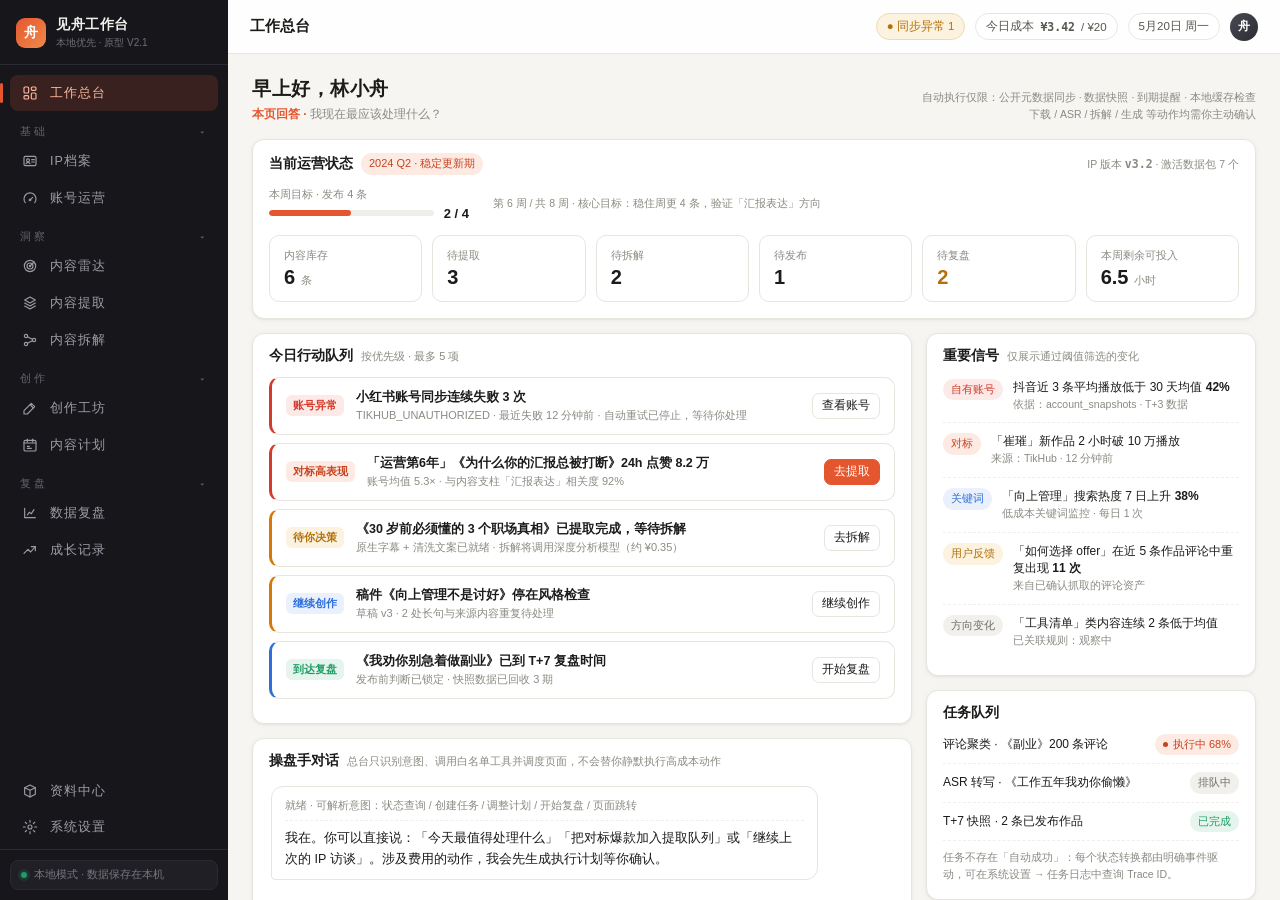
<file: docs/原型_v2.1.html>
<!DOCTYPE html>
<html lang="zh-CN">
<head>
<meta charset="UTF-8">
<meta name="viewport" content="width=device-width, initial-scale=1.0">
<title>见舟 · 自媒体运营工作台 · 产品原型 V2.1</title>
<style>
/* ============ 设计令牌 ============ */
*{margin:0;padding:0;box-sizing:border-box}
:root{
  --bg:#F6F5F2; --surface:#FFFFFF; --ink:#1C1B1A; --ink2:#57564F; --ink3:#8B8A82;
  --line:#E8E5DF; --line2:#F0EEE9;
  --pri:#E4572E; --pri-d:#C7431F; --pri-soft:#FCEAE3; --pri-line:#F5CDBD;
  --ok:#1F9D66; --ok-soft:#E5F4EC; --warn:#B4710B; --warn-soft:#FBF2DF;
  --err:#D33A2C; --err-soft:#FBEAE7; --info:#2E6FDB; --info-soft:#EAF1FC;
  --vio:#6E56CF; --vio-soft:#F0EDFB; --neu-soft:#F1F0EC; --neu:#6F6E66;
  --sb:#17171B; --sb2:#1F1F25; --sb-t:#9C9CA6; --sb-line:#2A2A32;
  --r:12px; --r-sm:9px;
  --shadow:0 1px 2px rgba(28,25,23,.05),0 1px 6px rgba(28,25,23,.04);
}
html,body{height:100%}
body{font-family:-apple-system,BlinkMacSystemFont,"PingFang SC","Hiragino Sans GB","Microsoft YaHei","Noto Sans SC",sans-serif;
  font-size:13px;color:var(--ink);background:var(--bg);-webkit-font-smoothing:antialiased}
.mono{font-family:ui-monospace,"SF Mono","JetBrains Mono",Consolas,monospace;font-size:11.5px}
::selection{background:var(--pri-soft)}
::-webkit-scrollbar{width:8px;height:8px}
::-webkit-scrollbar-thumb{background:#D8D5CE;border-radius:8px}
::-webkit-scrollbar-track{background:transparent}
button{font-family:inherit;cursor:pointer}
input,select,textarea{font-family:inherit;font-size:13px;color:var(--ink)}

.app{display:flex;height:100vh;overflow:hidden}

/* ============ 侧边栏 ============ */
.sidebar{width:228px;background:var(--sb);display:flex;flex-direction:column;flex-shrink:0;color:var(--sb-t)}
.brand{padding:16px 16px 14px;display:flex;align-items:center;gap:10px;border-bottom:1px solid var(--sb-line)}
.brand-mark{width:30px;height:30px;border-radius:9px;background:linear-gradient(135deg,var(--pri),#F08A4B);display:flex;align-items:center;justify-content:center;color:#fff;font-weight:700;font-size:14px;flex-shrink:0}
.brand-name{color:#F2F1EE;font-size:13.5px;font-weight:600;letter-spacing:.5px}
.brand-sub{font-size:10px;color:#6E6E78;margin-top:2px}
.sb-scroll{flex:1;overflow-y:auto;padding:10px 10px 4px}
.sb-scroll::-webkit-scrollbar-thumb{background:#33333C}
.nav-item{display:flex;align-items:center;gap:10px;padding:8px 10px;border-radius:8px;color:var(--sb-t);font-size:12.5px;cursor:pointer;position:relative;transition:all .15s;user-select:none;border:none;background:none;width:100%;text-align:left}
.nav-item:hover{background:var(--sb2);color:#D8D7DC}
.nav-item.active{background:rgba(228,87,46,.16);color:#FFB79D}
.nav-item.active::before{content:'';position:absolute;left:-10px;top:8px;bottom:8px;width:3px;border-radius:3px;background:var(--pri)}
.nav-ico{width:20px;height:20px;display:flex;align-items:center;justify-content:center;flex-shrink:0}
.nav-ico svg{width:16px;height:16px}
.nav-label{letter-spacing:1px;font-weight:500}
.nav-group{margin-top:6px}
.nav-group-title{display:flex;align-items:center;justify-content:space-between;padding:8px 10px 4px;font-size:10.5px;color:#62626C;letter-spacing:3px;cursor:pointer;user-select:none}
.nav-group-title .chev{transition:transform .2s;font-size:9px}
.nav-group.collapsed .chev{transform:rotate(-90deg)}
.nav-group.collapsed .nav-list{display:none}
.nav-list{display:flex;flex-direction:column;gap:1px}
.sb-foot{padding:10px;border-top:1px solid var(--sb-line)}
.local-badge{display:flex;align-items:center;gap:7px;font-size:10.5px;color:#77777F;background:var(--sb2);border:1px solid var(--sb-line);border-radius:8px;padding:7px 10px}
.dot-live{width:6px;height:6px;border-radius:50%;background:var(--ok);box-shadow:0 0 0 3px rgba(31,157,102,.18)}

/* ============ 主区域 ============ */
.main{flex:1;display:flex;flex-direction:column;min-width:0}
.topbar{height:54px;background:rgba(255,255,255,.9);backdrop-filter:blur(8px);border-bottom:1px solid var(--line);display:flex;align-items:center;justify-content:space-between;padding:0 22px;flex-shrink:0}
.tb-title{font-size:15px;font-weight:600}
.tb-right{display:flex;align-items:center;gap:10px}
.chip-state{display:flex;align-items:center;gap:6px;font-size:11.5px;padding:5px 10px;border-radius:99px;border:1px solid var(--line);background:#fff;color:var(--ink2)}
.chip-state.warn{border-color:#EFD9AE;background:var(--warn-soft);color:var(--warn)}
.avatar{width:28px;height:28px;border-radius:50%;background:linear-gradient(135deg,#4A4A55,#2B2B33);color:#fff;display:flex;align-items:center;justify-content:center;font-size:12px;font-weight:600}
.content{flex:1;overflow-y:auto;padding:22px 24px 40px}
.page{display:none;animation:fade .25s}
.page.active{display:block}
@keyframes fade{from{opacity:0;transform:translateY(4px)}to{opacity:1;transform:none}}
.page-head{margin-bottom:16px;display:flex;align-items:flex-end;justify-content:space-between;gap:16px;flex-wrap:wrap}
.page-title{font-size:19px;font-weight:700;letter-spacing:.5px}
.page-q{font-size:12px;color:var(--ink3);margin-top:4px}
.page-q::before{content:'本页回答 · ';color:var(--pri);font-weight:600}

/* ============ 通用组件 ============ */
.card{background:var(--surface);border:1px solid var(--line);border-radius:var(--r);box-shadow:var(--shadow)}
.card-head{padding:13px 16px 0;display:flex;align-items:center;justify-content:space-between;gap:10px}
.card-title{font-size:13.5px;font-weight:600;display:flex;align-items:center;gap:8px}
.card-sub{font-size:11px;color:var(--ink3);margin-top:2px;font-weight:400}
.card-body{padding:12px 16px 16px}
.grid{display:grid;gap:14px}
.g2{grid-template-columns:1fr 1fr}.g3{grid-template-columns:repeat(3,1fr)}.g4{grid-template-columns:repeat(4,1fr)}
.g21{grid-template-columns:2fr 1fr}.g12{grid-template-columns:1fr 2fr}.g31{grid-template-columns:3fr 1fr}
@media(max-width:1200px){.g3,.g4{grid-template-columns:1fr 1fr}.g21,.g12,.g31{grid-template-columns:1fr}}
.btn{display:inline-flex;align-items:center;gap:5px;border:1px solid var(--line);background:#fff;color:var(--ink);border-radius:8px;padding:0 12px;height:30px;font-size:12px;font-weight:500;transition:all .15s;white-space:nowrap}
.btn:hover{border-color:#CFCBC2;background:#FBFAF7}
.btn-pri{background:var(--pri);border-color:var(--pri);color:#fff}
.btn-pri:hover{background:var(--pri-d);border-color:var(--pri-d)}
.btn-ghost{border-color:transparent;background:transparent;color:var(--ink2)}
.btn-ghost:hover{background:var(--neu-soft);border-color:transparent}
.btn-danger{color:var(--err)}
.btn-danger:hover{border-color:#EFC0BB;background:var(--err-soft)}
.btn-sm{height:26px;padding:0 9px;font-size:11.5px;border-radius:7px}
.btn:disabled{opacity:.45;cursor:not-allowed}
.badge{display:inline-flex;align-items:center;gap:5px;font-size:11px;font-weight:500;padding:2px 8px;border-radius:99px;line-height:1.6;white-space:nowrap}
.badge .sdot{width:5px;height:5px;border-radius:50%;background:currentColor}
.b-ok{background:var(--ok-soft);color:var(--ok)}.b-warn{background:var(--warn-soft);color:var(--warn)}
.b-err{background:var(--err-soft);color:var(--err)}.b-info{background:var(--info-soft);color:var(--info)}
.b-neu{background:var(--neu-soft);color:var(--neu)}.b-pri{background:var(--pri-soft);color:var(--pri-d)}
.b-vio{background:var(--vio-soft);color:var(--vio)}
.pulse .sdot{animation:pl 1.2s infinite}
@keyframes pl{50%{opacity:.3}}
.callout{display:flex;gap:10px;padding:10px 14px;border-radius:10px;font-size:12px;line-height:1.6;border:1px solid;margin-bottom:14px}
.callout b{font-weight:600}
.c-info{background:var(--info-soft);border-color:#CBDDF6;color:#2A5CB8}
.c-warn{background:var(--warn-soft);border-color:#EFD9AE;color:#8A5A08}
.c-err{background:var(--err-soft);border-color:#EFC0BB;color:#A82B1F}
.c-pri{background:var(--pri-soft);border-color:var(--pri-line);color:#A33F1D}
.progress{height:6px;background:var(--line2);border-radius:99px;overflow:hidden}
.progress>i{display:block;height:100%;background:var(--pri);border-radius:99px}
.progress.ok>i{background:var(--ok)}.progress.warn>i{background:#D97706}
.tbl{width:100%;border-collapse:collapse;font-size:12px}
.tbl th{text-align:left;padding:8px 10px;color:var(--ink3);font-weight:500;font-size:11px;border-bottom:1px solid var(--line);white-space:nowrap}
.tbl td{padding:9px 10px;border-bottom:1px solid var(--line2);vertical-align:middle}
.tbl tr:last-child td{border-bottom:none}
.trace{color:var(--info);cursor:pointer;border-bottom:1px dotted var(--info);font-size:11px;white-space:nowrap}
.trace:hover{background:var(--info-soft)}
.tabs{display:flex;gap:2px;border-bottom:1px solid var(--line);margin-bottom:14px}
.tab{padding:8px 14px;font-size:12.5px;color:var(--ink2);border:none;background:none;border-bottom:2px solid transparent;margin-bottom:-1px;font-weight:500}
.tab:hover{color:var(--ink)}
.tab.active{color:var(--pri-d);border-bottom-color:var(--pri)}
.tab-panel{display:none}.tab-panel.active{display:block}
.chips{display:flex;gap:6px;flex-wrap:wrap}
.chip{padding:5px 12px;border-radius:99px;border:1px solid var(--line);background:#fff;font-size:12px;color:var(--ink2);cursor:pointer;transition:all .15s}
.chip:hover{border-color:#CFCBC2}
.chip.active{background:var(--ink);color:#fff;border-color:var(--ink)}
.field{margin-bottom:12px}
.field label{display:block;font-size:11.5px;color:var(--ink2);margin-bottom:5px;font-weight:500}
.input,select.input,textarea.input{width:100%;border:1px solid var(--line);border-radius:8px;padding:7px 10px;background:#fff;outline:none;transition:border .15s}
.input:focus{border-color:var(--pri);box-shadow:0 0 0 3px rgba(228,87,46,.12)}
.stat{background:#fff;border:1px solid var(--line);border-radius:10px;padding:12px 14px}
.stat-v{font-size:20px;font-weight:700;margin-top:3px}
.stat-v small{font-size:11px;color:var(--ink3);font-weight:400}
.stat-l{font-size:11px;color:var(--ink3)}
.dl{display:grid;grid-template-columns:repeat(2,1fr);gap:10px 20px}
.dl .dt{font-size:11px;color:var(--ink3)}
.dl .dd{font-size:12.5px;margin-top:2px;line-height:1.5}
.tag-perm{font-size:10.5px;padding:1px 6px;border-radius:5px;background:var(--neu-soft);color:var(--neu);margin-right:3px}
.tag-perm.on{background:var(--ok-soft);color:var(--ok)}
.kv-row{display:flex;justify-content:space-between;align-items:center;padding:8px 0;border-bottom:1px dashed var(--line2);font-size:12px}
.kv-row:last-child{border-bottom:none}
.empty{padding:30px;text-align:center;color:var(--ink3);font-size:12px}

/* 图表 */
.bars{display:flex;align-items:flex-end;gap:8px;height:110px;padding-top:8px}
.bar{flex:1;display:flex;flex-direction:column;align-items:center;gap:5px;height:100%;justify-content:flex-end}
.bar i{width:100%;max-width:24px;height:var(--h);background:linear-gradient(180deg,#F08A4B,var(--pri));border-radius:4px 4px 2px 2px;min-height:3px;transition:opacity .15s}
.bar i.dim{background:#D8D5CE}
.bar span{font-size:10px;color:var(--ink3)}
.bar:hover i{opacity:.8}
.donut{width:110px;height:110px;border-radius:50%;background:conic-gradient(var(--pri) 0 35%,var(--info) 35% 65%,#D97706 65% 85%,#B9B6AE 85% 100%);position:relative;flex-shrink:0}
.donut::after{content:'';position:absolute;inset:24px;background:#fff;border-radius:50%}
.legend{font-size:11.5px;line-height:2;color:var(--ink2)}
.legend i{display:inline-block;width:8px;height:8px;border-radius:2px;margin-right:6px}

/* 工作总台 */
.stat-strip{display:grid;grid-template-columns:repeat(6,1fr);gap:10px}
@media(max-width:1100px){.stat-strip{grid-template-columns:repeat(3,1fr)}}
.action-item{display:flex;align-items:center;gap:12px;padding:11px 14px;border:1px solid var(--line);border-radius:10px;background:#fff;margin-bottom:8px;border-left-width:3px}
.action-item.p-high{border-left-color:var(--err)}
.action-item.p-mid{border-left-color:#D97706}
.action-item.p-low{border-left-color:var(--info)}
.ai-tag{font-size:10.5px;font-weight:600;padding:2px 7px;border-radius:6px;flex-shrink:0}
.ai-body{flex:1;min-width:0}
.ai-title{font-size:12.5px;font-weight:600}
.ai-meta{font-size:11px;color:var(--ink3);margin-top:2px}
.signal-line{display:flex;gap:10px;padding:10px 0;border-bottom:1px dashed var(--line2);font-size:12px;align-items:flex-start}
.signal-line:last-child{border:none}
.chat-box{display:flex;flex-direction:column;gap:10px}
.chat-log{max-height:340px;overflow-y:auto;display:flex;flex-direction:column;gap:10px;padding:4px 2px}
.msg{max-width:88%;padding:10px 13px;border-radius:12px;font-size:12.5px;line-height:1.65}
.msg.user{align-self:flex-end;background:var(--ink);color:#fff;border-bottom-right-radius:4px}
.msg.bot{align-self:flex-start;background:#fff;border:1px solid var(--line);border-bottom-left-radius:4px;width:88%}
.intent-line{font-size:10.5px;color:var(--ink3);border-bottom:1px dashed var(--line2);padding-bottom:6px;margin-bottom:7px}
.intent-line code{background:var(--neu-soft);padding:1px 5px;border-radius:4px;font-size:10px;color:var(--vio)}
.msg-actions{display:flex;gap:6px;margin-top:9px;flex-wrap:wrap}
.chat-input{display:flex;gap:8px;margin-top:4px}
.chat-input .input{flex:1;height:38px;border-radius:10px}
.cmd-chips{display:flex;gap:6px;flex-wrap:wrap;margin-top:8px}

/* IP档案 */
.iv-flow{display:flex;flex-wrap:wrap;gap:4px 0;font-size:11px;color:var(--ink2);align-items:center}
.iv-flow span{background:var(--neu-soft);border-radius:6px;padding:3px 8px}
.iv-flow em{color:var(--ink3);font-style:normal;margin:0 4px}
.field-cand{display:flex;align-items:center;gap:10px;padding:10px 12px;border:1px solid var(--line);border-radius:10px;margin-bottom:8px;background:#fff}
.field-cand.inferred{border-color:#EFD9AE;background:#FFFDF6}
.fc-body{flex:1}
.fc-name{font-size:12px;font-weight:600}
.fc-val{font-size:12px;color:var(--ink2);margin-top:2px}
.fc-src{font-size:10.5px;color:var(--ink3);margin-top:3px}
.style-grid{display:grid;grid-template-columns:1fr 1fr;gap:8px 16px;font-size:12px}
.style-item{display:flex;justify-content:space-between;padding:7px 0;border-bottom:1px dashed var(--line2)}
.style-item b{font-weight:500}

/* 雷达 */
.signal-card{background:#fff;border:1px solid var(--line);border-radius:var(--r);padding:14px 16px;box-shadow:var(--shadow);display:flex;flex-direction:column;gap:9px;transition:opacity .3s,transform .3s}
.signal-card.ignored{opacity:.35;filter:grayscale(1)}
.sc-top{display:flex;align-items:center;gap:8px;font-size:11px;color:var(--ink3);flex-wrap:wrap}
.sc-author{font-weight:600;color:var(--ink2);font-size:11.5px}
.sc-title{font-size:13.5px;font-weight:600;line-height:1.5}
.sc-metrics{font-size:11.5px;color:var(--ink2);background:var(--line2);border-radius:7px;padding:5px 9px;display:inline-block}
.sc-rows{display:flex;gap:14px;flex-wrap:wrap;font-size:11.5px;color:var(--ink2);align-items:center}
.sc-rows b{color:var(--pri-d)}
.relbar{display:inline-block;width:56px;height:5px;background:var(--line2);border-radius:99px;vertical-align:middle;margin:0 4px;overflow:hidden}
.relbar i{display:block;height:100%;background:var(--info);border-radius:99px}
.sc-foot{display:flex;align-items:center;justify-content:space-between;gap:8px;border-top:1px dashed var(--line2);padding-top:9px;flex-wrap:wrap}
.sc-src{font-size:10.5px;color:var(--ink3)}
.sc-actions{display:flex;gap:5px;flex-wrap:wrap}

/* 提取 */
.task-row{display:flex;align-items:center;gap:12px;padding:12px 14px;border:1px solid var(--line);border-radius:10px;background:#fff;margin-bottom:8px}
.task-row.failed{border-color:#EFC0BB;background:#FFFBFA}
.tr-body{flex:1;min-width:0}
.tr-title{font-size:12.5px;font-weight:600;display:flex;gap:8px;align-items:center;flex-wrap:wrap}
.tr-meta{font-size:11px;color:var(--ink3);margin-top:3px}
.tr-prog{width:130px}
.priority-list{counter-reset:pl;display:flex;flex-direction:column;gap:7px}
.priority-list li{list-style:none;display:flex;gap:10px;font-size:12px;align-items:baseline}
.priority-list li::before{counter-increment:pl;content:counter(pl);width:18px;height:18px;border-radius:50%;background:var(--pri-soft);color:var(--pri-d);font-size:10.5px;font-weight:700;display:flex;align-items:center;justify-content:center;flex-shrink:0;transform:translateY(3px)}
.asset-layer{display:flex;align-items:center;gap:8px;padding:8px 0;border-bottom:1px dashed var(--line2);font-size:12px}
.asset-layer:last-child{border:none}

/* 拆解 */
.struct{display:flex;gap:4px;margin:8px 0}
.struct .seg{border-radius:7px;padding:8px 6px;font-size:10.5px;text-align:center;color:#fff;min-width:0;overflow:hidden}
.struct .seg b{display:block;font-size:11px;margin-bottom:2px}
.struct .seg span{opacity:.8}
.cite{font-size:10px;background:var(--info-soft);color:var(--info);padding:1px 6px;border-radius:5px;cursor:pointer;white-space:nowrap}
.ana-row{padding:9px 0;border-bottom:1px dashed var(--line2);font-size:12.5px;line-height:1.7}
.ana-row:last-child{border:none}
.ana-label{font-size:11px;color:var(--ink3);font-weight:600;margin-bottom:3px}
.pattern-card{border:1px solid var(--line);border-radius:10px;padding:12px;background:#fff}

/* 创作 */
.steps{display:flex;gap:0;overflow-x:auto;padding:4px 0 2px}
.step{display:flex;align-items:center;gap:6px;font-size:11px;color:var(--ink3);white-space:nowrap;padding-right:14px}
.step i{width:18px;height:18px;border-radius:50%;background:var(--neu-soft);display:flex;align-items:center;justify-content:center;font-size:10px;font-style:normal;flex-shrink:0}
.step.done{color:var(--ok)}.step.done i{background:var(--ok);color:#fff}
.step.cur{color:var(--pri-d);font-weight:600}.step.cur i{background:var(--pri);color:#fff}
.step::after{content:'›';color:#C9C6BE;margin-left:14px}
.step:last-child::after{display:none}
.diff-card{border:1px solid var(--line);border-radius:10px;padding:12px;cursor:pointer;transition:all .15s;background:#fff}
.diff-card:hover{border-color:var(--pri-line)}
.diff-card.sel{border-color:var(--pri);background:#FFFBF9;box-shadow:0 0 0 3px rgba(228,87,46,.1)}
.ctx-bar{display:flex;align-items:center;gap:8px;flex-wrap:wrap;background:var(--vio-soft);border:1px solid #DDD4F5;border-radius:10px;padding:9px 13px;font-size:11.5px;color:#5240A8;margin-bottom:14px}
.draft-area{width:100%;min-height:220px;border:1px solid var(--line);border-radius:10px;padding:12px;font-size:12.5px;line-height:1.9;background:#FFFEFC;outline:none;resize:vertical}
.lock-panel{border:1px solid var(--pri-line);border-radius:10px;background:#FFFBF9;padding:12px 14px}
.lock-panel.locked{border-color:var(--line);background:var(--line2)}

/* 计划 */
.board{display:flex;gap:10px;overflow-x:auto;padding-bottom:6px}
.bcol{min-width:172px;flex:1;background:var(--line2);border-radius:10px;padding:8px}
.bcol-h{font-size:11px;font-weight:600;color:var(--ink2);padding:2px 4px 8px;display:flex;justify-content:space-between}
.kcard{background:#fff;border:1px solid var(--line);border-radius:8px;padding:8px 10px;margin-bottom:6px;font-size:11.5px;cursor:grab;box-shadow:var(--shadow)}
.kcard:hover{border-color:var(--pri-line)}
.kcard .kt{font-weight:600;line-height:1.4}
.kcard .km{font-size:10px;color:var(--ink3);margin-top:4px;display:flex;gap:5px;flex-wrap:wrap}
.cal{display:grid;grid-template-columns:repeat(7,1fr);gap:8px}
.cal-day{background:#fff;border:1px solid var(--line);border-radius:10px;min-height:120px;padding:8px}
.cal-day h6{font-size:11px;color:var(--ink3);font-weight:600;margin-bottom:6px}
.cal-day.today{border-color:var(--pri);box-shadow:0 0 0 3px rgba(228,87,46,.1)}
.cal-ev{font-size:10.5px;border-radius:6px;padding:4px 6px;margin-bottom:4px;line-height:1.4}

/* 成长 */
.tl{position:relative;padding-left:22px}
.tl::before{content:'';position:absolute;left:6px;top:6px;bottom:6px;width:2px;background:var(--line)}
.tl-item{position:relative;padding-bottom:18px}
.tl-item::before{content:'';position:absolute;left:-21px;top:4px;width:10px;height:10px;border-radius:50%;background:#fff;border:2.5px solid var(--pri)}
.tl-item.gray::before{border-color:#C6C3BB}
.tl-item.green::before{border-color:var(--ok)}
.tl-date{font-size:10.5px;color:var(--ink3)}
.tl-title{font-size:12.5px;font-weight:600;margin:2px 0}
.tl-desc{font-size:11.5px;color:var(--ink2);line-height:1.6}

/* 弹层 */
.modal{position:fixed;inset:0;display:none;align-items:center;justify-content:center;background:rgba(24,20,18,.5);backdrop-filter:blur(3px);z-index:100;padding:20px}
.modal.open{display:flex}
.modal-card{background:#fff;border-radius:16px;width:660px;max-width:94vw;max-height:88vh;overflow-y:auto;box-shadow:0 20px 60px rgba(0,0,0,.25);animation:pop .2s}
@keyframes pop{from{opacity:0;transform:scale(.97) translateY(8px)}to{opacity:1;transform:none}}
.modal-head{padding:16px 20px 0;display:flex;justify-content:space-between;align-items:center}
.modal-title{font-size:15px;font-weight:700;display:flex;align-items:center;gap:8px}
.modal-x{border:none;background:var(--neu-soft);width:26px;height:26px;border-radius:8px;color:var(--ink2);font-size:13px}
.modal-body{padding:14px 20px 16px}
.modal-foot{padding:12px 20px 18px;display:flex;justify-content:flex-end;gap:8px;border-top:1px solid var(--line2)}
.plan-step{display:flex;gap:9px;font-size:12px;padding:6px 0;align-items:baseline}
.plan-step i{width:16px;height:16px;border-radius:50%;background:var(--neu-soft);color:var(--neu);font-size:9.5px;display:flex;align-items:center;justify-content:center;font-style:normal;flex-shrink:0;transform:translateY(2px)}
.err-code{font-family:ui-monospace,Consolas,monospace;background:var(--err-soft);color:var(--err);padding:2px 8px;border-radius:6px;font-size:11.5px;font-weight:600}
.toast-root{position:fixed;bottom:22px;right:22px;z-index:300;display:flex;flex-direction:column;gap:8px}
.toast{background:#232228;color:#F0EFEA;padding:11px 16px;border-radius:10px;font-size:12px;box-shadow:0 8px 24px rgba(0,0,0,.25);display:flex;gap:8px;align-items:center;animation:pop .2s;max-width:360px;line-height:1.5}
.toast.ok::before{content:'✓';color:#5AD69A;font-weight:700}
.toast.warn::before{content:'!';color:#F5B84C;font-weight:700}
.toast.err::before{content:'✕';color:#F07568;font-weight:700}
.section-gap{margin-bottom:14px}
.mini-note{font-size:10.5px;color:var(--ink3);line-height:1.6}
.src-chain{display:flex;align-items:center;gap:6px;flex-wrap:wrap;font-size:11px;color:var(--ink2)}
.src-chain .node{background:#fff;border:1px solid var(--line);padding:3px 9px;border-radius:7px;cursor:pointer}
.src-chain .node:hover{border-color:var(--pri-line);color:var(--pri-d)}
.src-chain em{color:var(--ink3);font-style:normal}
</style>
</head>
<body>
<div class="app">
<!-- ================= 侧边栏 ================= -->
<aside class="sidebar">
  <div class="brand">
    <div class="brand-mark">舟</div>
    <div><div class="brand-name">见舟工作台</div><div class="brand-sub">本地优先 · 原型 V2.1</div></div>
  </div>
  <div class="sb-scroll">
    <button class="nav-item active" data-page="workbench">
      <span class="nav-ico"><svg viewBox="0 0 24 24" fill="none" stroke="currentColor" stroke-width="1.7" stroke-linecap="round"><rect x="3" y="3" width="7" height="9" rx="1.5"/><rect x="14" y="3" width="7" height="5" rx="1.5"/><rect x="14" y="12" width="7" height="9" rx="1.5"/><rect x="3" y="16" width="7" height="5" rx="1.5"/></svg></span>
      <span class="nav-label">工作总台</span>
    </button>
    <div class="nav-group">
      <div class="nav-group-title">基础<span class="chev">▾</span></div>
      <div class="nav-list">
        <button class="nav-item" data-page="profile"><span class="nav-ico"><svg viewBox="0 0 24 24" fill="none" stroke="currentColor" stroke-width="1.7" stroke-linecap="round"><rect x="3" y="5" width="18" height="14" rx="2"/><circle cx="9" cy="11" r="2.2"/><path d="M6 16c.6-1.4 1.7-2 3-2s2.4.6 3 2M14.5 10h4M14.5 13.5h4"/></svg></span><span class="nav-label">IP档案</span></button>
        <button class="nav-item" data-page="account"><span class="nav-ico"><svg viewBox="0 0 24 24" fill="none" stroke="currentColor" stroke-width="1.7" stroke-linecap="round"><path d="M5 19a9 9 0 1 1 14 0"/><path d="M12 15l4-4"/><circle cx="12" cy="15" r="1.2"/></svg></span><span class="nav-label">账号运营</span></button>
      </div>
    </div>
    <div class="nav-group">
      <div class="nav-group-title">洞察<span class="chev">▾</span></div>
      <div class="nav-list">
        <button class="nav-item" data-page="radar"><span class="nav-ico"><svg viewBox="0 0 24 24" fill="none" stroke="currentColor" stroke-width="1.7" stroke-linecap="round"><circle cx="12" cy="12" r="8.5"/><circle cx="12" cy="12" r="4.5"/><circle cx="12" cy="12" r="1" fill="currentColor"/><path d="M12 12L18 6"/></svg></span><span class="nav-label">内容雷达</span></button>
        <button class="nav-item" data-page="extraction"><span class="nav-ico"><svg viewBox="0 0 24 24" fill="none" stroke="currentColor" stroke-width="1.7" stroke-linecap="round" stroke-linejoin="round"><path d="M12 3l8 4.5-8 4.5-8-4.5L12 3z"/><path d="M4 12l8 4.5 8-4.5"/><path d="M4 16.5L12 21l8-4.5"/></svg></span><span class="nav-label">内容提取</span></button>
        <button class="nav-item" data-page="analysis"><span class="nav-ico"><svg viewBox="0 0 24 24" fill="none" stroke="currentColor" stroke-width="1.7" stroke-linecap="round"><circle cx="6" cy="6" r="2.5"/><circle cx="6" cy="18" r="2.5"/><circle cx="18" cy="12" r="2.5"/><path d="M8.2 7.2l7.3 3.6M8.2 16.8l7.3-3.6"/></svg></span><span class="nav-label">内容拆解</span></button>
      </div>
    </div>
    <div class="nav-group">
      <div class="nav-group-title">创作<span class="chev">▾</span></div>
      <div class="nav-list">
        <button class="nav-item" data-page="creation"><span class="nav-ico"><svg viewBox="0 0 24 24" fill="none" stroke="currentColor" stroke-width="1.7" stroke-linecap="round" stroke-linejoin="round"><path d="M14 5l5 5L8 21H3v-5L14 5z"/><path d="M12 7l5 5"/></svg></span><span class="nav-label">创作工坊</span></button>
        <button class="nav-item" data-page="plan"><span class="nav-ico"><svg viewBox="0 0 24 24" fill="none" stroke="currentColor" stroke-width="1.7" stroke-linecap="round"><rect x="3" y="5" width="18" height="16" rx="2"/><path d="M3 9h18M8 3v4M16 3v4M8 14h3M8 17h6"/></svg></span><span class="nav-label">内容计划</span></button>
      </div>
    </div>
    <div class="nav-group">
      <div class="nav-group-title">复盘<span class="chev">▾</span></div>
      <div class="nav-list">
        <button class="nav-item" data-page="retro"><span class="nav-ico"><svg viewBox="0 0 24 24" fill="none" stroke="currentColor" stroke-width="1.7" stroke-linecap="round"><path d="M4 19V5M4 19h16"/><path d="M8 15l3-4 3 2 4-6"/></svg></span><span class="nav-label">数据复盘</span></button>
        <button class="nav-item" data-page="growth"><span class="nav-ico"><svg viewBox="0 0 24 24" fill="none" stroke="currentColor" stroke-width="1.7" stroke-linecap="round" stroke-linejoin="round"><path d="M3 17l6-6 4 4 7-8"/><path d="M14 7h6v6"/></svg></span><span class="nav-label">成长记录</span></button>
      </div>
    </div>
  </div>
  <div style="padding:4px 10px">
    <button class="nav-item" data-page="packages"><span class="nav-ico"><svg viewBox="0 0 24 24" fill="none" stroke="currentColor" stroke-width="1.7" stroke-linecap="round" stroke-linejoin="round"><path d="M12 3l8 4v10l-8 4-8-4V7l8-4z"/><path d="M4 7l8 4 8-4M12 11v10"/></svg></span><span class="nav-label">资料中心</span></button>
    <button class="nav-item" data-page="settings"><span class="nav-ico"><svg viewBox="0 0 24 24" fill="none" stroke="currentColor" stroke-width="1.7" stroke-linecap="round"><circle cx="12" cy="12" r="3"/><path d="M12 2v3M12 19v3M2 12h3M19 12h3M4.9 4.9l2.1 2.1M17 17l2.1 2.1M19.1 4.9L17 7M7 17l-2.1 2.1"/></svg></span><span class="nav-label">系统设置</span></button>
  </div>
  <div class="sb-foot"><div class="local-badge"><span class="dot-live"></span>本地模式 · 数据保存在本机</div></div>
</aside>

<!-- ================= 主区域 ================= -->
<div class="main">
  <header class="topbar">
    <div class="tb-title" id="tbTitle">工作总台</div>
    <div class="tb-right">
      <span class="chip-state warn" title="小红书同步失败">● 同步异常 1</span>
      <span class="chip-state">今日成本 <b class="mono">¥3.42</b> / ¥20</span>
      <span class="chip-state">5月20日 周一</span>
      <div class="avatar" title="林小舟 · 切换创作者将关闭当前数据包组合">舟</div>
    </div>
  </header>
  <main class="content">

  <!-- ========== 1. 工作总台 ========== -->
  <section class="page active" id="page-workbench">
    <div class="page-head">
      <div><div class="page-title">早上好，林小舟</div><div class="page-q">我现在最应该处理什么？</div></div>
      <div class="mini-note" style="text-align:right">自动执行仅限：公开元数据同步 · 数据快照 · 到期提醒 · 本地缓存检查<br>下载 / ASR / 拆解 / 生成 等动作均需你主动确认</div>
    </div>

    <div class="card section-gap">
      <div class="card-head"><div class="card-title">当前运营状态 <span class="badge b-pri">2024 Q2 · 稳定更新期</span></div><span class="mini-note">IP 版本 <b class="mono">v3.2</b> · 激活数据包 7 个</span></div>
      <div class="card-body">
        <div style="display:flex;gap:24px;align-items:center;margin-bottom:14px;flex-wrap:wrap">
          <div style="min-width:200px">
            <div style="font-size:11px;color:var(--ink3);margin-bottom:4px">本周目标 · 发布 4 条</div>
            <div style="display:flex;align-items:center;gap:10px"><div class="progress" style="flex:1"><i style="width:50%"></i></div><b>2 / 4</b></div>
          </div>
          <div class="mini-note">第 6 周 / 共 8 周 · 核心目标：稳住周更 4 条，验证「汇报表达」方向</div>
        </div>
        <div class="stat-strip">
          <div class="stat"><div class="stat-l">内容库存</div><div class="stat-v">6 <small>条</small></div></div>
          <div class="stat"><div class="stat-l">待提取</div><div class="stat-v">3</div></div>
          <div class="stat"><div class="stat-l">待拆解</div><div class="stat-v">2</div></div>
          <div class="stat"><div class="stat-l">待发布</div><div class="stat-v">1</div></div>
          <div class="stat"><div class="stat-l">待复盘</div><div class="stat-v" style="color:var(--warn)">2</div></div>
          <div class="stat"><div class="stat-l">本周剩余可投入</div><div class="stat-v">6.5 <small>小时</small></div></div>
        </div>
      </div>
    </div>

    <div class="grid g21">
      <div>
        <div class="card section-gap">
          <div class="card-head"><div class="card-title">今日行动队列 <span class="card-sub">按优先级 · 最多 5 项</span></div></div>
          <div class="card-body">
            <div class="action-item p-high"><span class="ai-tag b-err badge">账号异常</span><div class="ai-body"><div class="ai-title">小红书账号同步连续失败 3 次</div><div class="ai-meta">TIKHUB_UNAUTHORIZED · 最近失败 12 分钟前 · 自动重试已停止，等待你处理</div></div><button class="btn btn-sm" onclick="showPage('account')">查看账号</button></div>
            <div class="action-item p-high"><span class="ai-tag b-pri badge">对标高表现</span><div class="ai-body"><div class="ai-title">「运营第6年」《为什么你的汇报总被打断》24h 点赞 8.2 万</div><div class="ai-meta">账号均值 5.3× · 与内容支柱「汇报表达」相关度 92%</div></div><button class="btn btn-sm btn-pri" onclick="openModal('modal-plan')">去提取</button></div>
            <div class="action-item p-mid"><span class="ai-tag b-warn badge">待你决策</span><div class="ai-body"><div class="ai-title">《30 岁前必须懂的 3 个职场真相》已提取完成，等待拆解</div><div class="ai-meta">原生字幕 + 清洗文案已就绪 · 拆解将调用深度分析模型（约 ¥0.35）</div></div><button class="btn btn-sm" onclick="showPage('analysis')">去拆解</button></div>
            <div class="action-item p-mid"><span class="ai-tag b-info badge">继续创作</span><div class="ai-body"><div class="ai-title">稿件《向上管理不是讨好》停在风格检查</div><div class="ai-meta">草稿 v3 · 2 处长句与来源内容重复待处理</div></div><button class="btn btn-sm" onclick="showPage('creation')">继续创作</button></div>
            <div class="action-item p-low"><span class="ai-tag b-ok badge">到达复盘</span><div class="ai-body"><div class="ai-title">《我劝你别急着做副业》已到 T+7 复盘时间</div><div class="ai-meta">发布前判断已锁定 · 快照数据已回收 3 期</div></div><button class="btn btn-sm" onclick="showPage('retro')">开始复盘</button></div>
          </div>
        </div>

        <div class="card">
          <div class="card-head"><div class="card-title">操盘手对话 <span class="card-sub">总台只识别意图、调用白名单工具并调度页面，不会替你静默执行高成本动作</span></div></div>
          <div class="card-body chat-box">
            <div class="chat-log" id="chatLog">
              <div class="msg bot">
                <div class="intent-line">就绪 · 可解析意图：状态查询 / 创建任务 / 调整计划 / 开始复盘 / 页面跳转</div>
                我在。你可以直接说：「今天最值得处理什么」「把对标爆款加入提取队列」或「继续上次的 IP 访谈」。涉及费用的动作，我会先生成执行计划等你确认。
              </div>
            </div>
            <div class="cmd-chips">
              <button class="chip" onclick="sendCmd('今天最值得处理什么？')">今天最值得处理什么？</button>
              <button class="chip" onclick="sendCmd('把对标爆款加入提取队列')">把对标爆款加入提取队列</button>
              <button class="chip" onclick="sendCmd('根据本周剩余时间重新调整排期')">按剩余时间调整排期</button>
              <button class="chip" onclick="sendCmd('继续上次的IP访谈')">继续上次的 IP 访谈</button>
            </div>
            <div class="chat-input">
              <input class="input" id="cmdInput" placeholder="输入指令，或点击右侧麦克风语音输入（快速指令模式）" onkeydown="if(event.key==='Enter')sendCmd()">
              <button class="btn" title="语音快速指令" onclick="toast('快速指令模式：语音仅创建草稿任务，不会修改正式档案','warn')">🎙</button>
              <button class="btn btn-pri" onclick="sendCmd()">发送</button>
            </div>
          </div>
        </div>
      </div>

      <div>
        <div class="card section-gap">
          <div class="card-head"><div class="card-title">重要信号 <span class="card-sub">仅展示通过阈值筛选的变化</span></div></div>
          <div class="card-body" style="padding-top:4px">
            <div class="signal-line"><span class="badge b-err">自有账号</span><span>抖音近 3 条平均播放低于 30 天均值 <b>42%</b><div class="mini-note">依据：account_snapshots · T+3 数据</div></span></div>
            <div class="signal-line"><span class="badge b-pri">对标</span><span>「崔璀」新作品 2 小时破 10 万播放<div class="mini-note">来源：TikHub · 12 分钟前</div></span></div>
            <div class="signal-line"><span class="badge b-info">关键词</span><span>「向上管理」搜索热度 7 日上升 <b>38%</b><div class="mini-note">低成本关键词监控 · 每日 1 次</div></span></div>
            <div class="signal-line"><span class="badge b-warn">用户反馈</span><span>「如何选择 offer」在近 5 条作品评论中重复出现 <b>11 次</b><div class="mini-note">来自已确认抓取的评论资产</div></span></div>
            <div class="signal-line"><span class="badge b-neu">方向变化</span><span>「工具清单」类内容连续 2 条低于均值<div class="mini-note">已关联规则：观察中</div></span></div>
          </div>
        </div>
        <div class="card section-gap">
          <div class="card-head"><div class="card-title">任务队列</div></div>
          <div class="card-body" style="padding-top:4px">
            <div class="kv-row"><span>评论聚类 · 《副业》200 条评论</span><span class="badge b-pri pulse"><span class="sdot"></span>执行中 68%</span></div>
            <div class="kv-row"><span>ASR 转写 · 《工作五年我劝你偷懒》</span><span class="badge b-neu">排队中</span></div>
            <div class="kv-row"><span>T+7 快照 · 2 条已发布作品</span><span class="badge b-ok">已完成</span></div>
            <div class="mini-note" style="margin-top:8px">任务不存在「自动成功」：每个状态转换都由明确事件驱动，可在系统设置 → 任务日志中查询 Trace ID。</div>
          </div>
        </div>
        <div class="callout c-info" style="margin-bottom:0"><span>ⓘ</span><span><b>无静默兜底：</b>任何外部服务失败都会在此明示原因并暂停，不会返回假数据、不会自动切换模型、不会把失败任务标记为完成。</span></div>
      </div>
    </div>
  </section>

  <!-- ========== 2. IP档案 ========== -->
  <section class="page" id="page-profile">
    <div class="page-head"><div><div class="page-title">IP档案</div><div class="page-q">我是谁，我为谁创作，我通常怎么表达？</div></div><div><button class="btn" onclick="toast('已生成 v3.3 草稿版本，需逐项确认后激活','warn')">创建新版本</button> <button class="btn btn-pri" onclick="document.getElementById('ivCard').scrollIntoView({behavior:'smooth'})">开始访谈</button></div></div>

    <div class="card section-gap">
      <div class="card-head"><div class="card-title">IP 总览 <span class="badge b-ok">v3.2 · 当前激活</span></div><span class="mini-note">最近更新 2024-05-18 · 每个字段均可追溯来源</span></div>
      <div class="card-body"><div class="dl">
        <div><div class="dt">IP 名称</div><div class="dd">林小舟</div></div>
        <div><div class="dt">当前定位 <span class="trace" onclick="openTrace('当前定位','访谈 #7 · 第 12 轮 14:32','“我不教入门，我帮已经工作几年的人把经验变成方法。”')">来源</span></div><div class="dd">帮工作 3-8 年的职场人，把经验沉淀成可复用的方法论</div></div>
        <div><div class="dt">目标用户 <span class="trace" onclick="openTrace('目标用户','访谈 #3 · 第 5 轮','“看我内容最多的是 25 到 35 岁，一二线城市做运营、产品、市场的。”')">来源</span></div><div class="dd">25-35 岁，一线/新一线城市的运营、产品、市场从业者</div></div>
        <div><div class="dt">核心价值</div><div class="dd">不讲鸡汤，只给可验证的方法与清单</div></div>
        <div><div class="dt">内容支柱 <span class="trace" onclick="openTrace('内容支柱','复盘 #12 + 档案 v3.2 变更','新增「个人工作流」：近 8 周该方向互动率高于均值 31%')">来源</span></div><div class="dd">向上管理 · 汇报表达 · 职业选择 · 个人工作流</div></div>
        <div><div class="dt">代表观点</div><div class="dd">“职场安全感来自可迁移能力，而不是司龄。”</div></div>
        <div><div class="dt">转化方向</div><div class="dd">职场方法论专栏 + 1v1 咨询</div></div>
        <div><div class="dt">禁用表达 <span class="badge b-warn">待确认 1</span></div><div class="dd">“家人们”“宝子们”（候选 · 未生效）</div></div>
      </div></div>
    </div>

    <div class="grid g2 section-gap">
      <div class="card" id="ivCard">
        <div class="card-head"><div class="card-title">语音访谈 <span class="card-sub">操盘手角色 · 结论需逐项确认后才写入正式档案</span></div></div>
        <div class="card-body">
          <div class="field"><label>选择访谈主题</label>
            <div class="chips"><button class="chip">完整建档</button><button class="chip">经历与专业能力</button><button class="chip">用户与问题</button><button class="chip">内容定位</button><button class="chip">观点与价值观</button><button class="chip">商业与产品</button><button class="chip active">表达风格</button><button class="chip">案例补充</button><button class="chip">档案纠偏</button></div>
          </div>
          <div class="field"><label>访谈流程</label>
            <div class="iv-flow"><span>主题</span><em>→</em><span>预计问题</span><em>→</em><span>语音对谈</span><em>→</em><span>实时转写</span><em>→</em><span>操盘手追问</span><em>→</em><span>摘要</span><em>→</em><span>字段提取</span><em>→</em><span>逐项确认</span><em>→</em><span>新版本</span></div>
          </div>
          <div class="callout c-warn" style="margin-bottom:10px"><span>⏸</span><span>会话 #8「表达风格」暂停在第 5 问：“你写完一条稿子，通常会删掉什么？”<br><span class="mini-note">已保存：音频分片 4 · 转写 4 段 · 中断不会生成“建档成功”的假结果</span></span></div>
          <div style="display:flex;gap:8px;flex-wrap:wrap">
            <button class="btn btn-pri" onclick="toast('已恢复会话 #8：从第 5 问继续（按键说话模式）')">继续访谈（语音）</button>
            <button class="btn" onclick="toast('文字访谈模式由你明确选择，已记录模式来源')">改用文字</button>
            <button class="btn btn-ghost" onclick="toast('预计 12 问 · 约 15 分钟 · STT 本地 Whisper · 费用 ¥0')">查看问题与时长</button>
          </div>
        </div>
      </div>

      <div class="card">
        <div class="card-head"><div class="card-title">待确认字段 <span class="badge b-warn">2 项</span><span class="card-sub">推断（inferred）字段不会自动进入正式档案</span></div></div>
        <div class="card-body" id="candList">
          <div class="field-cand"><div class="fc-body"><div class="fc-name">禁用表达 <span class="badge b-ok">明确表述</span></div><div class="fc-val">“家人们”“宝子们”</div><div class="fc-src">来源：访谈 #8 · 第 3 轮 · “我从来不说家人们，太油了。”</div></div><button class="btn btn-sm btn-pri" onclick="confirmField(this,'禁用表达')">接受</button><button class="btn btn-sm btn-ghost" onclick="rejectField(this)">拒绝</button></div>
          <div class="field-cand inferred"><div class="fc-body"><div class="fc-name">自我称呼 <span class="badge b-warn">模型推断</span></div><div class="fc-val">“我 / 小舟”，自称“小舟”频率约 23%</div><div class="fc-src">来源：语料包统计 42 份脚本 · 推断类型 inferred · 需人工确认</div></div><button class="btn btn-sm btn-pri" onclick="confirmField(this,'自我称呼')">确认</button><button class="btn btn-sm btn-ghost" onclick="rejectField(this)">拒绝</button></div>
        </div>
      </div>
    </div>

    <div class="grid g2 section-gap">
      <div class="card">
        <div class="card-head"><div class="card-title">个人语料 <span class="card-sub">72 份 · 每份语料独立授权</span></div><button class="btn btn-sm" onclick="showPage('packages')">去导入</button></div>
        <div class="card-body" style="padding-top:4px">
          <div class="kv-row"><span>历史脚本 · 42 份</span><span><i class="tag-perm on">风格提取</i><i class="tag-perm on">事实引用</i><i class="tag-perm on">生成新稿</i></span></div>
          <div class="kv-row"><span>公众号文章 · 18 篇</span><span><i class="tag-perm on">风格提取</i><i class="tag-perm on">事实引用</i><i class="tag-perm">生成新稿</i></span></div>
          <div class="kv-row"><span>直播转写 · 6 场</span><span><i class="tag-perm on">风格提取</i><i class="tag-perm">事实引用</i><i class="tag-perm">生成新稿</i></span></div>
          <div class="kv-row"><span>课程讲义 · 3 份</span><span><i class="tag-perm">风格提取</i><i class="tag-perm on">事实引用</i><i class="tag-perm">生成新稿</i></span></div>
          <div class="kv-row"><span>客户咨询案例 · 3 份 <span class="badge b-neu">有效期至 2024-12</span></span><span><i class="tag-perm">风格提取</i><i class="tag-perm on">事实引用</i><i class="tag-perm on">生成新稿</i></span></div>
        </div>
      </div>
      <div class="card">
        <div class="card-head"><div class="card-title">表达画像 <span class="badge b-vio">可编辑建议 · 非不可变事实</span></div><button class="btn btn-sm" onclick="toast('表达画像修改将生成新版本并记录原因')">编辑</button></div>
        <div class="card-body" style="padding-top:4px"><div class="style-grid">
          <div class="style-item"><span>句长</span><b>偏短（平均 14 字）</b></div>
          <div class="style-item"><span>口语化程度</span><b>高</b></div>
          <div class="style-item"><span>开头习惯</span><b>先给结论</b></div>
          <div class="style-item"><span>论证结构</span><b>观点 → 案例 → 清单</b></div>
          <div class="style-item"><span>常用词</span><b>说白了 / 本质上 / 可迁移</b></div>
          <div class="style-item"><span>情绪强度</span><b>中</b></div>
          <div class="style-item"><span>结尾方式</span><b>行动清单</b></div>
          <div class="style-item"><span>常见口头语</span><b>“你品一下”</b></div>
        </div></div>
      </div>
    </div>

    <div class="card">
      <div class="card-head"><div class="card-title">档案版本 <span class="card-sub">正式修改均生成不可变版本 · 原版本只读保留</span></div></div>
      <div class="card-body" style="padding-top:4px"><table class="tbl">
        <tr><th>版本</th><th>变更内容</th><th>变更原因</th><th>来源</th><th>生效时间</th><th>操作</th></tr>
        <tr><td class="mono">v3.2</td><td>新增内容支柱「个人工作流」</td><td>该方向近 8 周互动率高于均值 31%</td><td><span class="trace" onclick="openTrace('v3.2 来源','复盘 #12 → 规则建议 R-44','用户于 2024-05-18 确认后写入')">复盘 #12</span></td><td>2024-05-18</td><td><span class="badge b-ok">激活中</span> <button class="btn btn-sm btn-ghost" onclick="toast('对比 v3.1 → v3.2：新增 1 个支柱，修改 1 条代表观点')">对比</button></td></tr>
        <tr><td class="mono">v3.1</td><td>修正目标用户年龄段</td><td>评论聚类显示实际受众偏大</td><td><span class="trace" onclick="openTrace('v3.1 来源','反馈包聚类 #FC-9','n=412 条评论')">反馈 #FC-9</span></td><td>2024-04-22</td><td><button class="btn btn-sm btn-ghost" onclick="toast('历史版本只读，可作为回滚目标')">查看</button></td></tr>
        <tr><td class="mono">v3.0</td><td>首次语音建档</td><td>完整建档访谈（42 轮）</td><td><span class="trace" onclick="openTrace('v3.0 来源','访谈 #1 · 完整转写 42 轮','字段证据 38 条')">访谈 #1</span></td><td>2024-03-15</td><td><button class="btn btn-sm btn-ghost" onclick="toast('历史版本只读')">查看</button></td></tr>
      </table></div>
    </div>
  </section>

  <!-- ========== 3. 账号运营 ========== -->
  <section class="page" id="page-account">
    <div class="page-head"><div><div class="page-title">账号运营</div><div class="page-q">我的账号现在是什么状态，这个周期应该怎么运营？</div></div><button class="btn btn-pri" onclick="toast('添加账号：输入链接或平台 ID → 绑定 TikHub 数据源 → 设置同步频率')">+ 添加账号</button></div>

    <div class="grid g2 section-gap">
      <div class="card"><div class="card-body" style="padding:14px 16px">
        <div style="display:flex;justify-content:space-between;align-items:center"><div><b>抖音</b> <span style="color:var(--ink3)">@林小舟</span> <span class="badge b-neu">重点平台</span></div><span class="badge b-ok">同步正常</span></div>
        <div style="display:flex;gap:20px;margin:10px 0;font-size:12px;color:var(--ink2)"><span>粉丝 <b style="color:var(--ink)">86,432</b></span><span>已绑定 TikHub</span><span>每 6 小时同步</span><span>最近同步 20 分钟前</span></div>
        <div style="display:flex;gap:6px"><button class="btn btn-sm" onclick="toast('已创建手动同步任务（公开元数据 · 免费额度内）')">手动同步</button><button class="btn btn-sm btn-ghost" onclick="showPage('packages')">导入后台数据</button></div>
      </div></div>
      <div class="card" style="border-color:#EFC0BB"><div class="card-body" style="padding:14px 16px">
        <div style="display:flex;justify-content:space-between;align-items:center"><div><b>小红书</b> <span style="color:var(--ink3)">@林小舟</span></div><span class="badge b-err">同步失败 ×3</span></div>
        <div class="callout c-err" style="margin:10px 0"><span>✕</span><span style="font-size:11.5px"><b>TIKHUB_UNAUTHORIZED</b> · API Key 已失效（401）<br>自动重试已停止，<b>系统未返回任何假数据</b>。最近错误 12 分钟前 · <span class="trace" onclick="openModal('modal-error-tikhub')">Trace tr_…9c2e</span></span></div>
        <div style="display:flex;gap:6px"><button class="btn btn-sm btn-pri" onclick="showPage('settings');toast('请在「数据来源」中更新 TikHub API Key 后手动重试','warn')">修复配置</button><button class="btn btn-sm" onclick="openModal('modal-error-tikhub')">查看错误</button></div>
      </div></div>
      <div class="card"><div class="card-body" style="padding:14px 16px">
        <div style="display:flex;justify-content:space-between;align-items:center"><div><b>B站</b> <span style="color:var(--ink3)">@林小舟的方法论</span></div><span class="badge b-neu">手动导入</span></div>
        <div style="font-size:12px;color:var(--ink2);margin:10px 0">粉丝 12,340 · 上次导入 5 天前（CSV · 后台导出）</div>
        <button class="btn btn-sm" onclick="showPage('packages')">导入新数据</button>
      </div></div>
      <div class="card"><div class="card-body" style="padding:14px 16px">
        <div style="display:flex;justify-content:space-between;align-items:center"><div><b>公众号</b> <span style="color:var(--ink3)">小舟方法论</span></div><span class="badge b-neu">手动导入</span></div>
        <div style="font-size:12px;color:var(--ink2);margin:10px 0">关注 8,921 · 上次导入 12 天前</div>
        <button class="btn btn-sm" onclick="showPage('packages')">导入新数据</button>
      </div></div>
    </div>

    <div class="grid g2 section-gap">
      <div class="card">
        <div class="card-head"><div class="card-title">当前运营周期 <span class="badge b-pri">2024 Q2 · 稳定更新期</span></div><button class="btn btn-sm" onclick="toast('周期修改将创建新版本（运营周期包为不可变版本）')">调整</button></div>
        <div class="card-body" style="padding-top:6px">
          <div class="kv-row"><span>周期范围</span><b>2024-04-15 ~ 2024-06-09（第 6/8 周）</b></div>
          <div class="kv-row"><span>核心目标</span><b>稳住周更 4 条，验证「汇报表达」方向</b></div>
          <div class="kv-row"><span>重点平台</span><b>抖音 + 小红书</b></div>
          <div class="kv-row"><span>每周可投入</span><b>14 小时</b></div>
          <div class="kv-row"><span>可接受制作复杂度</span><b>中等（口播 + 图文）</b></div>
          <div class="kv-row"><span>推广期</span><b>否 · 重点实验：开头钩子 A/B</b></div>
        </div>
      </div>
      <div class="card">
        <div class="card-head"><div class="card-title">更新节奏</div></div>
        <div class="card-body">
          <div class="chips" style="margin-bottom:10px"><button class="chip">高频冲刺</button><button class="chip active">稳定更新</button><button class="chip">低频维护</button><button class="chip">内容测试</button><button class="chip">产品预热</button><button class="chip">转化推广</button><button class="chip">暂停休整</button><button class="chip">自定义</button></div>
          <div class="callout c-info" style="margin-bottom:0"><span>ⓘ</span><span>基于近 8 周完成率 <b>87%</b>，建议保持每周 4 条。系统不会默认把「多发」当作正确答案。</span></div>
        </div>
      </div>
    </div>

    <div class="grid g3 section-gap">
      <div class="card"><div class="card-head"><div class="card-title">粉丝趋势 <span class="card-sub">抖音 · 近 90 天</span></div></div>
        <div class="card-body"><svg viewBox="0 0 220 64" style="width:100%"><defs><linearGradient id="gf" x1="0" y1="0" x2="0" y2="1"><stop offset="0" stop-color="#E4572E" stop-opacity=".25"/><stop offset="1" stop-color="#E4572E" stop-opacity="0"/></linearGradient></defs><path d="M0,50 24,47 48,49 72,42 96,38 120,40 144,32 168,26 196,20 220,15 L220,64 L0,64 Z" fill="url(#gf)"/><polyline points="0,50 24,47 48,49 72,42 96,38 120,40 144,32 168,26 196,20 220,15" fill="none" stroke="#E4572E" stroke-width="2" stroke-linecap="round"/></svg>
        <div class="mini-note" style="margin-top:6px">净增 +4,218 · 数据来源 TikHub 快照（每日）</div></div></div>
      <div class="card"><div class="card-head"><div class="card-title">发布频率 <span class="card-sub">近 8 周 · 计划 4 条/周</span></div></div>
        <div class="card-body"><div class="bars"><div class="bar"><i style="--h:90%"></i><span>W1</span></div><div class="bar"><i style="--h:90%"></i><span>W2</span></div><div class="bar"><i style="--h:68%"></i><span>W3</span></div><div class="bar"><i style="--h:90%"></i><span>W4</span></div><div class="bar"><i style="--h:90%"></i><span>W5</span></div><div class="bar"><i class="dim" style="--h:45%"></i><span>W6</span></div><div class="bar"><i style="--h:90%"></i><span>W7</span></div><div class="bar"><i style="--h:45%;background:linear-gradient(180deg,#F5B84C,#D97706)"></i><span>本周</span></div></div>
        <div class="mini-note" style="margin-top:6px">高于平均作品 3 · 低于平均 2 · W6 仅 2 条（出差）</div></div></div>
      <div class="card"><div class="card-head"><div class="card-title">内容方向分布 <span class="card-sub">近 30 天发布</span></div></div>
        <div class="card-body" style="display:flex;gap:16px;align-items:center"><div class="donut"></div>
        <div class="legend"><div><i style="background:var(--pri)"></i>汇报表达 35%</div><div><i style="background:var(--info)"></i>向上管理 30%</div><div><i style="background:#D97706"></i>职业选择 20%</div><div><i style="background:#B9B6AE"></i>个人工作流 15%</div></div></div></div>
    </div>

    <div class="card">
      <div class="card-head"><div class="card-title">运营建议 <span class="card-sub">每条建议必须显示依据</span></div></div>
      <div class="card-body" style="padding-top:4px">
        <div class="signal-line"><span class="badge b-ok">保持</span><span style="flex:1">「汇报表达」近 4 周互动率高于账号均值 31%，建议保持占比 ≥ 30%<div class="mini-note">依据：账号数据 + 当前运营目标</div></span></div>
        <div class="signal-line"><span class="badge b-warn">库存</span><span style="flex:1">6 条内容积压未发布，建议本周优先消耗库存再开新选题<div class="mini-note">依据：内容库存 + 剩余产能 6.5h</div></span></div>
        <div class="signal-line"><span class="badge b-err">阻塞</span><span style="flex:1">小红书数据源中断，跨平台表现评估暂缓，先修复配置<div class="mini-note">依据：数据源状态（TIKHUB_UNAUTHORIZED）</div></span></div>
      </div>
    </div>
  </section>

  <!-- ========== 4. 内容雷达 ========== -->
  <section class="page" id="page-radar">
    <div class="page-head"><div><div class="page-title">内容雷达</div><div class="page-q">最近有什么内容值得我进一步看？</div></div><div class="mini-note">自动同步仅公开元数据 · 最后同步 12 分钟前</div></div>
    <div class="callout c-pri"><span>⚡</span><span><b>高成本动作不会自动执行：</b>提取文案、获取评论、深度拆解需你逐条主动触发，不会因页面滚动、卡片展开或系统刷新而运行。</span></div>
    <div style="display:flex;justify-content:space-between;align-items:center;margin-bottom:14px;flex-wrap:wrap;gap:10px">
      <div class="chips" id="radarChips"><button class="chip active" data-f="all">全部 12</button><button class="chip" data-f="hot">对标高表现</button><button class="chip" data-f="new">对标新作</button><button class="chip" data-f="kw">关键词</button><button class="chip" data-f="fb">用户反馈</button><button class="chip" data-f="revive">历史起量</button><button class="chip" data-f="manual">手动收藏</button></div>
      <select class="input" style="width:140px"><option>综合推荐</option><option>最新发布</option><option>相对表现</option><option>IP 相关度</option></select>
    </div>

    <div class="grid g2" id="signalGrid">
      <div class="signal-card" data-cat="hot">
        <div class="sc-top"><span class="badge b-pri">对标 · 高表现</span><span>抖音</span><span class="sc-author">@运营第6年</span><span>24 小时前发布</span><span class="badge b-info">新发现</span></div>
        <div class="sc-title">为什么你的汇报总被打断</div>
        <div><span class="sc-metrics">播放 152万 · 点赞 8.2万 · 评论 3,412 · 收藏 1.9万</span></div>
        <div class="sc-rows"><span>相对表现 <b>账号均值 5.3×</b></span><span>相关度<i class="relbar"><i style="width:92%"></i></i>92%</span><span>时效 <span class="badge b-warn">热度上升中</span></span></div>
        <div class="sc-foot"><span class="sc-src">来源 TikHub · 抓取于 12 分钟前 · #SG-2031</span>
          <div class="sc-actions"><button class="btn btn-sm btn-pri" onclick="openModal('modal-plan')">提取文案</button><button class="btn btn-sm" onclick="toast('拆解需先完成提取。已为你预建拆解草稿','warn')">深度拆解</button><button class="btn btn-sm" onclick="showPage('creation');toast('已从信号 #SG-2031 创建选题候选')">转为选题</button><button class="btn btn-sm btn-ghost" onclick="ignoreCard(this)">忽略</button></div></div>
      </div>
      <div class="signal-card" data-cat="new">
        <div class="sc-top"><span class="badge b-info">对标 · 新作</span><span>小红书</span><span class="sc-author">@崔璀</span><span>2 小时前发布</span><span class="badge b-info">新发现</span></div>
        <div class="sc-title">工作五年，我劝你学会“偷懒”</div>
        <div><span class="sc-metrics">阅读 10.4万 · 点赞 6,821 · 评论 903 · 收藏 4,102</span></div>
        <div class="sc-rows"><span>相对表现 <b>账号均值 2.7×</b></span><span>相关度<i class="relbar"><i style="width:78%"></i></i>78%</span><span>时效 <span class="badge b-warn">2 小时内</span></span></div>
        <div class="sc-foot"><span class="sc-src">来源 TikHub · 抓取于 12 分钟前 · #SG-2034</span>
          <div class="sc-actions"><button class="btn btn-sm btn-pri" onclick="openModal('modal-plan')">提取文案</button><button class="btn btn-sm" onclick="toast('已加入观察：将持续同步公开数据快照（免费）')">加入观察</button><button class="btn btn-sm btn-ghost" onclick="ignoreCard(this)">忽略</button></div></div>
      </div>
      <div class="signal-card" data-cat="kw">
        <div class="sc-top"><span class="badge b-info">关键词</span><span>抖音 · 小红书</span><span>监控词「向上管理」</span><span class="badge b-neu">已观察</span></div>
        <div class="sc-title">“向上管理”搜索热度 7 日上升 38%</div>
        <div><span class="sc-metrics">关联新作品 47 条 · 其中 6 条高于各自账号均值 3×</span></div>
        <div class="sc-rows"><span>相关度<i class="relbar"><i style="width:88%"></i></i>88%</span><span>命中内容支柱：向上管理</span></div>
        <div class="sc-foot"><span class="sc-src">低成本关键词监控 · 每日 1 次 · #KW-向上管理</span>
          <div class="sc-actions"><button class="btn btn-sm btn-pri" onclick="showPage('creation');toast('已创建「向上管理」关键词选题候选')">转为选题</button><button class="btn btn-sm" onclick="toast('查看 6 条高表现关联作品（仅元数据）')">查看作品</button><button class="btn btn-sm btn-ghost" onclick="toast('已减少相似关键词推荐')">不再推荐相似</button></div></div>
      </div>
      <div class="signal-card" data-cat="fb">
        <div class="sc-top"><span class="badge b-warn">用户反馈</span><span>来自你的评论区</span><span>近 5 条作品</span></div>
        <div class="sc-title">“如何选择 offer”类提问重复出现 11 次</div>
        <div><span class="sc-metrics">典型评论：“两个 offer 钱差不多，一个大厂打杂一个小公司核心岗，怎么选？”</span></div>
        <div class="sc-rows"><span>相关度<i class="relbar"><i style="width:90%"></i></i>90%</span><span>命中内容支柱：职业选择</span></div>
        <div class="sc-foot"><span class="sc-src">评论资产 #CM-88（用户此前确认抓取） · 聚类 #FC-11</span>
          <div class="sc-actions"><button class="btn btn-sm btn-pri" onclick="showPage('creation');toast('已从反馈聚类 #FC-11 创建选题候选')">转为选题</button><button class="btn btn-sm" onclick="toast('查看 11 条原始评论及出处')">查看评论</button></div></div>
      </div>
      <div class="signal-card" data-cat="revive">
        <div class="sc-top"><span class="badge b-ok">历史起量</span><span>你的作品</span><span>发布于 45 天前</span></div>
        <div class="sc-title">《周报怎么写，领导才会真的看》近 3 日播放回升 210%</div>
        <div><span class="sc-metrics">新增播放 4.2万 · 新增收藏 1,832 · 搜索流量占比 61%</span></div>
        <div class="sc-rows"><span>可能原因：年中述职季临近</span><span>相关度<i class="relbar"><i style="width:95%"></i></i>95%</span></div>
        <div class="sc-foot"><span class="sc-src">T+30 快照发现 · #P-166</span>
          <div class="sc-actions"><button class="btn btn-sm btn-pri" onclick="showPage('creation');toast('已创建「述职季」延伸选题候选')">做延伸内容</button><button class="btn btn-sm" onclick="toast('已加入观察：继续跟踪回升曲线')">加入观察</button></div></div>
      </div>
      <div class="signal-card" data-cat="manual">
        <div class="sc-top"><span class="badge b-neu">手动收藏</span><span>B站</span><span class="sc-author">@Agent老王</span><span>3 天前收藏</span><span class="badge b-neu">已处理</span></div>
        <div class="sc-title">30 岁前必须懂的 3 个职场真相</div>
        <div><span class="sc-metrics">提取完成 ✓ 原生字幕 + 清洗文案已分层保存</span></div>
        <div class="sc-rows"><span>状态：已转任务</span><span class="trace" onclick="showPage('extraction')">查看资产 →</span></div>
        <div class="sc-foot"><span class="sc-src">手动收藏 → 提取 #EX-121 成功</span>
          <div class="sc-actions"><button class="btn btn-sm btn-pri" onclick="showPage('analysis')">去拆解</button></div></div>
      </div>
    </div>
  </section>

  <!-- ========== 5. 内容提取 ========== -->
  <section class="page" id="page-extraction">
    <div class="page-head"><div><div class="page-title">内容提取</div><div class="page-q">我需要从这条内容中拿到哪些原始材料？</div></div><button class="btn btn-pri" onclick="toast('粘贴链接 / 上传音视频 / 导入文本，均可创建提取任务')">+ 新建提取</button></div>
    <div class="callout c-pri"><span>⚡</span><span>未点击前，系统<b>不会</b>自动下载媒体或转写。执行前展示完整计划与成本；已缓存内容不会重复付费处理。</span></div>

    <div class="grid g31 section-gap">
      <div class="card">
        <div class="card-head"><div class="card-title">提取任务 <span class="card-sub">状态机驱动 · 不存在自动变成功</span></div></div>
        <div class="card-body">
          <div class="task-row"><div class="tr-body"><div class="tr-title">《为什么你的汇报总被打断》 <span class="badge b-warn">待确认</span></div><div class="tr-meta">来自雷达 #SG-2031 · 抖音 · 已生成执行计划，等待你确认</div></div><button class="btn btn-sm btn-pri" onclick="openModal('modal-plan')">查看执行计划</button></div>
          <div class="task-row"><div class="tr-body"><div class="tr-title">《工作五年，我劝你学会“偷懒”》 <span class="badge b-pri pulse"><span class="sdot"></span>执行中</span></div><div class="tr-meta">ASR 转写分片 3/5 · 本地 faster-whisper · 已用成本 ¥0（本地）</div></div><div class="tr-prog"><div class="progress"><i style="width:60%"></i></div></div><button class="btn btn-sm btn-ghost" onclick="toast('已请求取消：将在当前分片完成后停止，已产生产物保留')">取消</button></div>
          <div class="task-row"><div class="tr-body"><div class="tr-title">《30 岁前必须懂的 3 个职场真相》 <span class="badge b-ok">成功</span></div><div class="tr-meta">命中平台原生字幕（未触发 ASR） · 产物：原生字幕 + 清洗文案 v1 · 费用 ¥0.10</div></div><button class="btn btn-sm btn-pri" onclick="showPage('analysis')">去拆解</button></div>
          <div class="task-row failed"><div class="tr-body"><div class="tr-title">《大厂裁员潮下的职业选择》 <span class="badge b-err">失败</span></div><div class="tr-meta">STT_TRANSCRIPTION_FAILED · 阶段：转写分片 · 已完成 2/5 分片（部分产物已保留，<b>未</b>标记为完整转写）</div></div><button class="btn btn-sm btn-danger" onclick="openModal('modal-error')">查看错误</button><button class="btn btn-sm" onclick="toast('已从失败点重试：仅重跑分片 3-5','ok')">从失败点重试</button></div>
          <div class="task-row"><div class="tr-body"><div class="tr-title">评论获取 · 《我劝你别急着做副业》热门 200 条 <span class="badge b-ok">成功</span></div><div class="tr-meta">分页 4/4 · 费用 ¥0.08 · 已触发聚类任务（执行中 68%）</div></div><button class="btn btn-sm" onclick="toast('评论聚类完成后将生成受众画像建议，需你确认')">查看进度</button></div>
        </div>
      </div>

      <div>
        <div class="card section-gap">
          <div class="card-head"><div class="card-title">文本来源优先级</div></div>
          <div class="card-body"><ol class="priority-list"><li>有效的本地缓存</li><li>用户导入的正文</li><li>平台原生正文</li><li>平台原生字幕</li><li>用户主动选择的 ASR</li></ol>
          <div class="mini-note" style="margin-top:10px">这不是静默兜底：平台无字幕时<b>不会</b>自动进入 ASR，除非你在本次任务中明确勾选「无字幕时继续转写」。平台描述字段永远不会被标记为完整转写。</div></div>
        </div>
        <div class="card">
          <div class="card-head"><div class="card-title">资产分层 <span class="card-sub">《职场真相》#EX-121</span></div></div>
          <div class="card-body" style="padding-top:4px">
            <div class="asset-layer"><span class="badge b-ok">✓</span><span style="flex:1">来源元数据</span><span class="mini-note">metadata.json</span></div>
            <div class="asset-layer"><span class="badge b-neu">—</span><span style="flex:1">原始媒体</span><span class="mini-note">未下载（命中字幕）</span></div>
            <div class="asset-layer"><span class="badge b-ok">✓</span><span style="flex:1">原生字幕 <span class="badge b-neu">不可覆盖</span></span><span class="trace" onclick="openTrace('原生字幕','TikHub 字幕接口 · req_8af2','SHA256 缓存键已记录 · ¥0.10')">追溯</span></div>
            <div class="asset-layer"><span class="badge b-neu">—</span><span style="flex:1">原始 ASR 转写</span><span class="mini-note">未执行</span></div>
            <div class="asset-layer"><span class="badge b-ok">✓</span><span style="flex:1">清洗文案 v1 <span class="badge b-neu">版本化</span></span><span class="trace" onclick="toast('清洗由结构化模型完成，prompt_v3 · 输入哈希已记录')">追溯</span></div>
          </div>
        </div>
      </div>
    </div>
  </section>

  <!-- ========== 6. 内容拆解 ========== -->
  <section class="page" id="page-analysis">
    <div class="page-head"><div><div class="page-title">内容拆解</div><div class="page-q">这条内容的可复用结构是什么？</div></div><div class="mini-note">拆解 ≠ 仿写：本页只回答「原内容是什么」</div></div>

    <div class="grid g31 section-gap">
      <div class="card">
        <div class="card-head"><div class="card-title">《为什么你的汇报总被打断》 <span class="badge b-ok">拆解完成</span></div><span class="mini-note">拆解 #A-1024 · claude-sonnet · ¥0.35</span></div>
        <div class="card-body" style="padding-top:6px">
          <div class="src-chain" style="margin-bottom:12px">来源链：<span class="node" onclick="showPage('radar')">雷达 #SG-2031</span><em>→</em><span class="node" onclick="showPage('extraction')">提取 #EX-118</span><em>→</em><span class="node">拆解 #A-1024</span></div>
          <div class="ana-row"><div class="ana-label">核心选题</div>汇报被打断的本质不是内容太多，而是结构顺序错误 <span class="cite" onclick="toast('引用：转写 00:41-00:52')">00:41</span></div>
          <div class="ana-row"><div class="ana-label">目标受众 / 用户问题</div>需频繁向上汇报的职场中层 · “汇报没重点，领导听不下去”</div>
          <div class="ana-row"><div class="ana-label">开头钩子（0-8s）</div>“你汇报被打断，不是领导没耐心。” —— 反常识归因 <span class="cite" onclick="toast('引用：转写 00:00-00:08')">00:00</span></div>
          <div class="ana-row"><div class="ana-label">内容结构（170s）</div>
            <div class="struct"><div class="seg" style="flex:8;background:#E4572E"><b>钩子</b><span>0-8s</span></div><div class="seg" style="flex:22;background:#F08A4B"><b>痛点共鸣</b><span>8-30s</span></div><div class="seg" style="flex:20;background:#D97706"><b>归因翻转</b><span>30-50s</span></div><div class="seg" style="flex:70;background:#2E6FDB"><b>方法三步</b><span>50-120s</span></div><div class="seg" style="flex:30;background:#6E56CF"><b>案例</b><span>120-150s</span></div><div class="seg" style="flex:20;background:#57564F"><b>CTA</b><span>150-170s</span></div></div></div>
          <div class="ana-row"><div class="ana-label">关键转折</div>“问题不在你讲太多，而在顺序错了。” <span class="cite" onclick="toast('引用：转写 00:47')">00:47</span></div>
          <div class="ana-row"><div class="ana-label">论据与案例</div>2 个匿名真实汇报场景（均为口述案例，无数据引用）</div>
          <div class="ana-row"><div class="ana-label">情绪机制</div>焦虑 → 释然 → 掌控感</div>
          <div class="ana-row"><div class="ana-label">金句与记忆点</div>“汇报不是邀功，是降低领导的决策成本。” <span class="cite" onclick="toast('引用：转写 01:58')">01:58</span></div>
          <div class="ana-row"><div class="ana-label">结尾动作 / 评论触发点</div>评论区领取汇报模板 + 提问“你遇到过哪种打断”</div>
          <div class="ana-row"><div class="ana-label" style="color:var(--ok)">可借鉴部分</div>归因翻转结构 · 模板型 CTA · 痛点具象化写法</div>
          <div class="ana-row"><div class="ana-label" style="color:var(--err)">不应照搬部分</div>对方个人案例与语气词 · “3 步法”逐字框架（与你既有内容重复度 41%）</div>
          <div style="display:flex;gap:8px;margin-top:12px;flex-wrap:wrap"><button class="btn btn-pri" onclick="showPage('creation');toast('已携带拆解 #A-1024 创建创作项目')">转为我的选题</button><button class="btn" onclick="toast('已保存为模式卡「归因翻转-汇报场景」草稿')">保存为模式卡</button><button class="btn btn-ghost" onclick="toast('组合拆解为 P1 能力：可加入对比组（高/中/低表现样本）')">加入对比组</button></div>
        </div>
      </div>

      <div>
        <div class="card section-gap">
          <div class="card-head"><div class="card-title">待拆解来源</div></div>
          <div class="card-body" style="padding-top:4px">
            <div class="kv-row"><span>《30 岁前必须懂的 3 个职场真相》</span><button class="btn btn-sm btn-pri" onclick="toast('拆解计划：深度模型 · 预计 ¥0.35 · 待确认','warn')">拆解</button></div>
            <div class="kv-row"><span>《周报怎么写》（自己 · 回升中）</span><button class="btn btn-sm btn-pri" onclick="toast('拆解计划已生成，待确认','warn')">拆解</button></div>
          </div>
        </div>
        <div class="card section-gap">
          <div class="card-head"><div class="card-title">内容模式卡</div></div>
          <div class="card-body" style="display:flex;flex-direction:column;gap:10px;padding-top:4px">
            <div class="pattern-card"><b style="font-size:12.5px">归因翻转</b> <span class="badge b-ok">本人已验证 ×2</span><div class="mini-note" style="margin-top:5px">口播/图文 · 来源样本 5 · 置信度 中高 · 适合当前 IP ✓</div></div>
            <div class="pattern-card"><b style="font-size:12.5px">清单体三步法</b> <span class="badge b-warn">待验证</span><div class="mini-note" style="margin-top:5px">来源样本 8 · 置信度 中 · 与你历史内容重复风险 41%</div></div>
            <div class="pattern-card"><b style="font-size:12.5px">模板型 CTA</b> <span class="badge b-ok">本人已验证 ×3</span><div class="mini-note" style="margin-top:5px">评论区领资料 · 来源样本 4 · 收藏率提升显著</div></div>
          </div>
        </div>
        <div class="callout c-info" style="margin-bottom:0"><span>ⓘ</span><span><b>组合拆解（P1）：</b>同时选择高/中/低表现样本，比较开头、结构、时长与评论差异。</span></div>
      </div>
    </div>
  </section>

  <!-- ========== 7. 创作工坊 ========== -->
  <section class="page" id="page-creation">
    <div class="page-head"><div><div class="page-title">创作工坊</div><div class="page-q">这件事如何用我的身份、观点和语言讲出来？</div></div><button class="btn btn-pri" onclick="showPage('plan');toast('已加入本周计划（候选 → 已选题）')">加入本周计划</button></div>

    <div class="card section-gap"><div class="card-body" style="padding:12px 16px 8px">
      <div class="steps"><div class="step done"><i>✓</i>选择来源</div><div class="step done"><i>✓</i>明确目标</div><div class="step done"><i>✓</i>IP 匹配</div><div class="step done"><i>✓</i>差异化方向</div><div class="step done"><i>✓</i>提纲</div><div class="step done"><i>✓</i>补充本人事实</div><div class="step cur"><i>7</i>生成初稿</div><div class="step"><i>8</i>风格适配</div><div class="step"><i>9</i>原创检查</div><div class="step"><i>10</i>锁定版本</div></div>
    </div></div>

    <div class="ctx-bar">◈ <b>Context Resolver</b> 本次任务显式加载：IP资料包 v3.2 · 表达画像 v1.4 · 规则经验包 v2.0 · 运营周期包 Q2 · 来源内容 ×1 · 本人案例 ×2（咨询记录 #C-31 #C-42） · 约 6,800 tokens · 引用 ID 已记录 · <b>禁止跨用户检索</b></div>

    <div class="card section-gap">
      <div class="card-head"><div class="card-title">差异化方向 <span class="card-sub">至少三类明显不同的迁移，拒绝同义词替换</span></div></div>
      <div class="card-body"><div class="grid g3">
        <div class="diff-card" onclick="selDiff(this)"><span class="badge b-info">同问题 · 不同观点</span><div style="font-weight:600;margin:7px 0 4px">“汇报被打断是好事”</div><div class="mini-note">反转立场：说明领导在听，怕的是领导不问。风险：立场与你的代表观点冲突。</div></div>
        <div class="diff-card sel" onclick="selDiff(this)"><span class="badge b-pri">同结构 · 不同案例 ✓ 已选</span><div style="font-weight:600;margin:7px 0 4px">用我自己的 3 个咨询翻车案例</div><div class="mini-note">借用归因翻转结构，案例全部来自你的咨询记录 #C-31 #C-42，事实可引用 ✓</div></div>
        <div class="diff-card" onclick="selDiff(this)"><span class="badge b-vio">相邻问题延伸</span><div style="font-weight:600;margin:7px 0 4px">从口头汇报延伸到书面汇报</div><div class="mini-note">“汇报被打断”的姐妹篇：“周报写了一堆，领导已读不回”。可接续历史回升作品。</div></div>
      </div></div>
    </div>

    <div class="grid g31 section-gap">
      <div class="card">
        <div class="card-head"><div class="card-title">稿件工作区 · 《汇报被打断？先改顺序》 <span class="badge b-neu">草稿 v3</span></div><div class="src-chain"><span class="node" onclick="showPage('analysis')">拆解 #A-1024</span><em>→</em><span class="node">选题 #T-96</span></div></div>
        <div class="card-body">
          <div class="grid g2" style="margin-bottom:12px">
            <div><div class="ana-label">本条目标</div><div style="font-size:12.5px">收藏率 &gt; 账号均值 · 涨粉</div></div>
            <div><div class="ana-label">IP 匹配</div><div style="font-size:12.5px">✓ 内容支柱「汇报表达」 · 目标用户吻合</div></div>
          </div>
          <div class="ana-label">提纲</div>
          <div class="iv-flow" style="margin-bottom:10px"><span>① 钩子：被打断是顺序问题</span><em>→</em><span>② 我的咨询翻车案例</span><em>→</em><span>③ 正确顺序：结论-风险-诉求</span><em>→</em><span>④ 对照改写演示</span><em>→</em><span>⑤ 清单 + 模板 CTA</span></div>
          <div class="ana-label">正文（口播稿 · 当前平台版本：抖音）</div>
          <textarea class="draft-area">你汇报被打断，先别怪领导没耐心——大概率是你把顺序讲反了。

我上个月接一个咨询，姑娘准备了 12 页 PPT，从项目背景开始讲。讲到第 3 页，领导说：所以你到底要说什么？她当场就懵了。

说白了，领导听汇报，脑子里只有三件事：结论是什么、风险是什么、要我做什么。你按这个顺序讲，30 秒就能过。

我给你改一版你品一下：原来她开头是「这个项目起源于去年 Q3……」，改成「这次活动缺口 8 万预算，我需要你拍板两个方案，30 秒讲完」。

同一件事，顺序换了，结果完全不同。

最后给你一张汇报顺序清单：① 结论先行 ② 风险前置 ③ 诉求明确 ④ 背景放最后。评论区扣「顺序」，模板发你。</textarea>
          <div class="mini-note" style="margin-top:6px">引用与事实来源：案例来自咨询记录 #C-31（已获授权 · 已匿名化） · 结构参考拆解 #A-1024（已标注借鉴边界）</div>
        </div>
      </div>

      <div>
        <div class="card section-gap">
          <div class="card-head"><div class="card-title">检查</div></div>
          <div class="card-body" style="padding-top:4px">
            <div class="kv-row"><span>风格适配 · 表达画像 v1.4</span><span class="badge b-ok">匹配 92%</span></div>
            <div class="kv-row"><span>句长 / 禁用词 / 开头习惯</span><span class="badge b-ok">✓ ✓ ✓</span></div>
            <div class="kv-row"><span>与来源内容长句重复</span><span class="badge b-warn">2 处待处理</span></div>
            <div class="kv-row"><span>与本人历史内容重复</span><span class="badge b-ok">0 处</span></div>
            <div class="kv-row"><span>本人事实与观点密度</span><span class="badge b-ok">充分</span></div>
            <div class="mini-note" style="margin-top:8px">原创性检查仅提示风险，不做法律结论。2 处重复集中在「方法三步」的表述，建议替换为你的清单体。</div>
          </div>
        </div>
        <div class="card section-gap">
          <div class="card-head"><div class="card-title">修改记录</div></div>
          <div class="card-body" style="padding-top:4px">
            <div class="kv-row"><span class="mono">v3</span><span>替换案例 2 · 当前</span></div>
            <div class="kv-row"><span class="mono">v2</span><span>风格适配（口语化）</span></div>
            <div class="kv-row"><span class="mono">v1</span><span>初稿生成</span></div>
          </div>
        </div>
        <div class="lock-panel" id="predPanel">
          <div style="display:flex;justify-content:space-between;align-items:center;margin-bottom:9px"><b style="font-size:13px">发布前判断</b><span class="badge b-warn" id="predBadge">未锁定</span></div>
          <div class="kv-row"><span>预计相对表现</span><b>高于均值 1.2–1.8×</b></div>
          <div class="kv-row"><span>主要优势</span><span>真实案例密度高</span></div>
          <div class="kv-row"><span>主要风险</span><span>选题近期同质化</span></div>
          <div class="kv-row"><span>验证假设</span><span>归因翻转结构对我的受众同样有效</span></div>
          <div class="kv-row"><span>系统置信度</span><b class="mono">0.62</b></div>
          <div class="field" style="margin:8px 0 10px"><label>我的判断（发布后不可修改）</label><input class="input" value="案例 3 可能太具体，但值得试。"></div>
          <button class="btn btn-pri" style="width:100%" onclick="lockPred()">🔒 锁定判断 · 锁定后仅可追加复盘</button>
        </div>
      </div>
    </div>
  </section>

  <!-- ========== 8. 内容计划 ========== -->
  <section class="page" id="page-plan">
    <div class="page-head"><div><div class="page-title">内容计划</div><div class="page-q">这周具体做哪些内容，什么时候做？</div></div><button class="btn" onclick="toast('建议由规则引擎计算（非 LLM）：产能 - 已排时长 = 建议数量')">重新计算建议</button></div>

    <div class="card section-gap"><div class="card-body">
      <div style="display:flex;gap:26px;flex-wrap:wrap;align-items:center">
        <div style="flex:1;min-width:240px"><div style="font-size:11px;color:var(--ink3);margin-bottom:4px">本周产能 · 14h 可投入</div><div style="display:flex;align-items:center;gap:10px"><div class="progress" style="flex:1"><i style="width:54%"></i></div><b>已排 7.5h · 剩余 6.5h</b></div></div>
        <div style="font-size:12px;color:var(--ink2)">建议发布 <b style="color:var(--ink)">4 条</b>（近 8 周完成率 87%） · 已安排 <b style="color:var(--ink)">3 条</b> · 比例：汇报表达 2 / 向上管理 1 / 职业选择 1</div>
      </div>
    </div></div>

    <div class="callout c-warn"><span>⚠</span><span><b>库存积压 6 条：</b>建议优先完成已有内容再开新选题。若热点「述职季」插队，将挤占<b>周六拍摄任务</b>——确认后才会调整，系统不会静默改排期。 <button class="btn btn-sm" style="margin-left:8px" onclick="toast('已生成插队方案草稿，等待你确认','warn')">查看插队影响</button></span></div>

    <div class="card section-gap">
      <div class="card-head"><div class="card-title">内容库存看板 <span class="card-sub">拖动卡片调整状态 · 状态转换由明确事件驱动</span></div></div>
      <div class="card-body"><div class="board">
        <div class="bcol"><div class="bcol-h">候选 <span>4</span></div><div class="kcard"><div class="kt">offer 二选一怎么选</div><div class="km"><span class="badge b-warn">反馈</span><span>抖音</span></div></div><div class="kcard"><div class="kt">述职季：述职报告框架</div><div class="km"><span class="badge b-ok">起量延伸</span><span>小红书</span></div></div><div class="kcard"><div class="kt">向上管理关键词延伸</div><div class="km"><span class="badge b-info">关键词</span></div></div><div class="kcard"><div class="kt">工作五年的“偷懒”哲学</div><div class="km"><span class="badge b-info">对标</span></div></div></div>
        <div class="bcol"><div class="bcol-h">已选题 <span>2</span></div><div class="kcard"><div class="kt">汇报被打断？先改顺序</div><div class="km"><span class="badge b-pri">本周</span><span>抖音口播</span></div></div><div class="kcard"><div class="kt">向上管理不是讨好</div><div class="km"><span>图文</span></div></div></div>
        <div class="bcol"><div class="bcol-h">写作中 <span>1</span></div><div class="kcard"><div class="kt">向上管理不是讨好 · v3</div><div class="km"><span class="badge b-warn">风格检查</span></div></div></div>
        <div class="bcol"><div class="bcol-h">制作中 <span>1</span></div><div class="kcard"><div class="kt">汇报顺序清单图文版</div><div class="km"><span>预计 1.5h</span></div></div></div>
        <div class="bcol"><div class="bcol-h">待发布 <span>1</span></div><div class="kcard"><div class="kt">年中述职前的 3 个准备</div><div class="km"><span class="badge b-ok">已锁定判断</span></div></div></div>
        <div class="bcol"><div class="bcol-h">已发布 <span>2</span></div><div class="kcard"><div class="kt">我劝你别急着做副业</div><div class="km"><span>T+7 ✓</span></div></div><div class="kcard"><div class="kt">周报怎么写</div><div class="km"><span>回升中 📈</span></div></div></div>
        <div class="bcol"><div class="bcol-h">待复盘 <span>2</span></div><div class="kcard" onclick="showPage('retro')"><div class="kt">我劝你别急着做副业</div><div class="km"><span class="badge b-warn">已到时间</span></div></div><div class="kcard"><div class="kt">5 个高效工具</div><div class="km"><span class="badge b-err">低于均值</span></div></div></div>
      </div></div>
    </div>

    <div class="card">
      <div class="card-head"><div class="card-title">本周日历 <span class="card-sub">发布登记为手动：填写链接后创建 T+N 快照计划</span></div></div>
      <div class="card-body"><div class="cal">
        <div class="cal-day today"><h6>周一 5/20 · 今天</h6><div class="cal-ev" style="background:var(--pri-soft);color:var(--pri-d)">定稿《汇报被打断》口播稿</div><div class="cal-ev" style="background:var(--warn-soft);color:var(--warn)">复盘《副业》T+7</div></div>
        <div class="cal-day"><h6>周二 5/21</h6><div class="cal-ev" style="background:var(--info-soft);color:var(--info)">拍摄口播（1.5h）</div></div>
        <div class="cal-day"><h6>周三 5/22</h6><div class="cal-ev" style="background:var(--ok-soft);color:var(--ok)">发布：小红书图文《述职准备》</div></div>
        <div class="cal-day"><h6>周四 5/23</h6><div class="cal-ev" style="background:var(--ok-soft);color:var(--ok)">发布：抖音《汇报被打断》</div></div>
        <div class="cal-day"><h6>周五 5/24</h6><div class="cal-ev" style="background:var(--neu-soft);color:var(--neu)">修改《向上管理》v4</div></div>
        <div class="cal-day"><h6>周六 5/25</h6><div class="cal-ev" style="background:var(--info-soft);color:var(--info)">拍摄《向上管理》（2h）</div></div>
        <div class="cal-day"><h6>周日 5/26</h6><div class="cal-ev" style="background:var(--neu-soft);color:var(--neu)">休整 · 周报生成</div></div>
      </div></div>
    </div>
  </section>

  <!-- ========== 9. 数据复盘 ========== -->
  <section class="page" id="page-retro">
    <div class="page-head"><div><div class="page-title">数据复盘</div><div class="page-q">这条内容是否完成了它原本的目标，为什么？</div></div><div class="mini-note">发布前判断只读 · 规则不自动生效</div></div>

    <div class="grid g4 section-gap">
      <div class="stat"><div class="stat-l">粉丝（30天）</div><div class="stat-v" style="color:var(--ok)">+4,218</div></div>
      <div class="stat"><div class="stat-l">发布频率</div><div class="stat-v">3.6 <small>条/周</small></div></div>
      <div class="stat"><div class="stat-l">计划 vs 实际</div><div class="stat-v">87%</div></div>
      <div class="stat"><div class="stat-l">判断校准率</div><div class="stat-v">64% <small>近12条</small></div></div>
    </div>

    <div class="grid g21 section-gap">
      <div class="card">
        <div class="card-head"><div class="card-title">单条复盘 · 《我劝你别急着做副业》 <span class="badge b-ok">T+7 完成</span></div><div class="src-chain"><span class="node" onclick="showPage('radar')">反馈 #FC-8</span><em>→</em><span class="node">选题 #T-88</span><em>→</em><span class="node">发布 #P-201</span></div></div>
        <div class="card-body">
          <div style="display:flex;gap:24px;flex-wrap:wrap;margin-bottom:12px">
            <div><div class="ana-label">为什么做</div><div style="font-size:12px">评论重复提问 + 支柱「职业选择」 · 使用模式：归因翻转</div></div>
            <div><div class="ana-label">播放走势（快照）</div><div class="bars" style="height:64px;width:220px"><div class="bar"><i style="--h:30%"></i><span>T+1 1.2万</span></div><div class="bar"><i style="--h:60%"></i><span>T+3 3.1万</span></div><div class="bar"><i style="--h:100%"></i><span>T+7 5.8万</span></div></div></div>
          </div>
          <table class="tbl">
            <tr><th>指标</th><th>发布前判断（已锁定 🔒）</th><th>实际 T+7</th><th>结论</th></tr>
            <tr><td>相对表现</td><td>高于均值 1.2–1.8× · 置信度 0.62</td><td><b>均值 2.1×</b></td><td><span class="badge b-ok">超预期</span></td></tr>
            <tr><td>收藏率</td><td>&gt; 6%</td><td><b>8.3%</b></td><td><span class="badge b-ok">达成</span></td></tr>
            <tr><td>验证假设</td><td>“反鸡汤立场在副业话题有效”</td><td>高赞评论：“终于有人不说搞钱焦虑了”（赞 2,140）</td><td><span class="badge b-ok">被验证</span></td></tr>
            <tr><td>我的判断</td><td>“开头可能太冲，但立场要坚持。”</td><td>完播率高于均值 22%</td><td><span class="badge b-info">部分修正</span></td></tr>
          </table>
          <div class="mini-note" style="margin-top:8px">原预测数值不可修改、不可删除；以上为追加的复盘层。下一步建议：将「反焦虑立场」纳入可复用模式 → 见右侧规则建议。</div>
        </div>
      </div>

      <div class="card">
        <div class="card-head"><div class="card-title">规则建议 <span class="badge b-warn">3 条待审核</span><span class="card-sub">看到依据与影响范围后由你确认</span></div></div>
        <div class="card-body" style="padding-top:6px" id="ruleList">
          <div class="pattern-card" style="margin-bottom:10px"><div style="display:flex;justify-content:space-between;gap:8px"><b style="font-size:12px">[新增] 副业/搞钱类话题，反焦虑立场互动更高</b><span class="badge b-info">create</span></div><div class="mini-note" style="margin:5px 0">证据：发布 #P-201 #P-187 · 置信度 0.7 · 影响范围：选题评估与文案立场</div><div style="display:flex;gap:6px"><button class="btn btn-sm btn-pri" onclick="openModal('modal-rule')">审核</button><button class="btn btn-sm btn-ghost" onclick="ruleAct(this,'已拒绝（已记录原因）')">拒绝</button><button class="btn btn-sm btn-ghost" onclick="ruleAct(this,'已标记：继续观察 2 个样本')">继续观察</button></div></div>
          <div class="pattern-card" style="margin-bottom:10px"><div style="display:flex;justify-content:space-between;gap:8px"><b style="font-size:12px">[调整] 模板型 CTA 置信度 0.8 → 0.9</b><span class="badge b-vio">update</span></div><div class="mini-note" style="margin:5px 0">证据：近 5 条使用内容收藏率均高于均值 · 影响范围：结尾生成策略</div><div style="display:flex;gap:6px"><button class="btn btn-sm btn-pri" onclick="ruleAct(this,'规则包已更新至 v2.1（新版本）')">接受</button><button class="btn btn-sm btn-ghost" onclick="ruleAct(this,'已拒绝')">拒绝</button></div></div>
          <div class="pattern-card"><div style="display:flex;justify-content:space-between;gap:8px"><b style="font-size:12px">[失效] “周五晚发布效果最好”近 6 周不再显著</b><span class="badge b-neu">deprecate</span></div><div class="mini-note" style="margin:5px 0">证据：发布 #P-190~#P-201 · 建议标记失效而非删除（保留历史）</div><div style="display:flex;gap:6px"><button class="btn btn-sm btn-pri" onclick="ruleAct(this,'已标记失效 · 规则包 v2.1')">标记失效</button><button class="btn btn-sm btn-ghost" onclick="ruleAct(this,'保留观察')">保留</button></div></div>
        </div>
      </div>
    </div>

    <div class="card">
      <div class="card-head"><div class="card-title">运营实验</div></div>
      <div class="card-body" style="padding-top:4px"><table class="tbl">
        <tr><th>实验</th><th>调整内容</th><th>周期</th><th>关注指标</th><th>样本</th><th>状态</th></tr>
        <tr><td>开头钩子 A/B</td><td>反常识归因 vs 痛点提问</td><td>5/6 - 6/2</td><td>3 秒留存</td><td>6 条</td><td><span class="badge b-pri pulse"><span class="sdot"></span>进行中</span></td></tr>
        <tr><td>清单体密度</td><td>每条清单项数 3 → 5</td><td>4/15 - 5/5</td><td>收藏率</td><td>8 条</td><td><span class="badge b-ok">已结束 · 无显著差异</span></td></tr>
      </table></div>
    </div>
  </section>

  <!-- ========== 10. 成长记录 ========== -->
  <section class="page" id="page-growth">
    <div class="page-head"><div><div class="page-title">成长记录</div><div class="page-q">我的IP和运营方法是如何一步步形成的？</div></div><button class="btn" onclick="toast('成长报告导出：含时间线 + 经验库 + 周期对比（不含密钥）')">导出成长报告</button></div>
    <div class="grid g21">
      <div class="card">
        <div class="card-head"><div class="card-title">时间线</div></div>
        <div class="card-body"><div class="tl">
          <div class="tl-item"><div class="tl-date">2024-05-18</div><div class="tl-title">IP档案 v3.2</div><div class="tl-desc">新增内容支柱「个人工作流」 · 来源：复盘 #12，经你确认后生效</div></div>
          <div class="tl-item green"><div class="tl-date">2024-05-10</div><div class="tl-title">高表现 · 《我劝你别急着做副业》</div><div class="tl-desc">均值 2.1× · 验证假设「反焦虑立场」 · 已沉淀为规则</div></div>
          <div class="tl-item gray"><div class="tl-date">2024-04-28</div><div class="tl-title">重要失败 · 《5 个高效工具》</div><div class="tl-desc">低于均值 60% · 教训：纯工具清单与「方法论」定位不符 · 已记录</div></div>
          <div class="tl-item green"><div class="tl-date">2024-04-20</div><div class="tl-title">规则新增 · “模板型 CTA 提升收藏”</div><div class="tl-desc">证据 3 条后由你确认 · 当前置信度 0.8</div></div>
          <div class="tl-item"><div class="tl-date">2024-04-02</div><div class="tl-title">运营阶段变更</div><div class="tl-desc">起号期 → 稳定更新期 · 周目标 3 条 → 4 条</div></div>
          <div class="tl-item"><div class="tl-date">2024-03-15</div><div class="tl-title">IP档案 v3.0 · 首次语音建档</div><div class="tl-desc">42 轮访谈 · 38 条字段证据 · 全部经逐项确认</div></div>
        </div></div>
      </div>
      <div class="card">
        <div class="card-head"><div class="card-title">经验库 <span class="card-sub">规则经验包 v2.0</span></div></div>
        <div class="card-body">
          <div class="chips" style="margin-bottom:12px"><button class="chip active">全部 9</button><button class="chip">已验证 3</button><button class="chip">待验证 2</button><button class="chip">已失效 1</button><button class="chip">不适用我 1</button><button class="chip">限平台/阶段 2</button></div>
          <div class="kv-row"><span>归因翻转结构适合我的受众</span><span class="badge b-ok">已验证 ×2</span></div>
          <div class="kv-row"><span>模板型 CTA 提升收藏率</span><span class="badge b-ok">已验证 ×3</span></div>
          <div class="kv-row"><span>反焦虑立场（副业话题）</span><span class="badge b-warn">待审核</span></div>
          <div class="kv-row"><span>清单体 5 项优于 3 项</span><span class="badge b-warn">待验证</span></div>
          <div class="kv-row"><span>“周五晚发布效果最好”</span><span class="badge b-neu"><s>已失效</s></span></div>
          <div class="kv-row"><span>“标题数字化必涨”</span><span class="badge b-neu">不适用我</span></div>
          <div class="kv-row"><span>评论区自问自答提升互动</span><span class="badge b-info">仅小红书</span></div>
          <div class="kv-row"><span>高频日更起量</span><span class="badge b-info">仅起号期</span></div>
          <div class="mini-note" style="margin-top:8px">规则从建议到生效全程留痕：依据、影响范围、版本差异、确认人均可查。</div>
        </div>
      </div>
    </div>
  </section>

  <!-- ========== 11. 资料中心 ========== -->
  <section class="page" id="page-packages">
    <div class="page-head"><div><div class="page-title">资料中心</div><div class="page-q">系统现在正在使用哪些资料，它们从哪里来？</div></div><button class="btn btn-pri" onclick="document.getElementById('importCard').scrollIntoView({behavior:'smooth'})">+ 外部导入</button></div>

    <div class="callout c-info"><span>◈</span><span><b>数据包机制：</b>换一个创作者 = 切换激活的数据包组合，而不是修改提示词或代码。切换时会清空会话上下文，禁止跨用户检索。</span></div>

    <div class="grid g4 section-gap">
      <div class="card"><div class="card-body"><div style="display:flex;justify-content:space-between"><b>IP资料包</b><span class="badge b-ok">激活中</span></div><div class="mini-note" style="margin:6px 0">v3.2 · 来源 12 · 更新 2 天前</div><button class="btn btn-sm btn-ghost" onclick="showPage('profile')">查看</button></div></div>
      <div class="card"><div class="card-body"><div style="display:flex;justify-content:space-between"><b>账号数据包</b><span class="badge b-ok">激活中</span></div><div class="mini-note" style="margin:6px 0">v1.8 · 来源 4 账号 · 快照每日</div><button class="btn btn-sm btn-ghost" onclick="showPage('account')">查看</button></div></div>
      <div class="card"><div class="card-body"><div style="display:flex;justify-content:space-between"><b>对标数据包</b><span class="badge b-ok">激活中</span></div><div class="mini-note" style="margin:6px 0">v2.1 · 8 个账号 · 关键词 5 组</div><button class="btn btn-sm btn-ghost" onclick="toast('对标来源列表与同步记录')">查看</button></div></div>
      <div class="card"><div class="card-body"><div style="display:flex;justify-content:space-between"><b>内容语料包</b><span class="badge b-ok">激活中</span></div><div class="mini-note" style="margin:6px 0">v1.5 · 72 份 · 授权分级</div><button class="btn btn-sm btn-ghost" onclick="showPage('profile')">查看</button></div></div>
      <div class="card"><div class="card-body"><div style="display:flex;justify-content:space-between"><b>用户反馈包</b><span class="badge b-ok">激活中</span></div><div class="mini-note" style="margin:6px 0">v1.2 · 评论 1,204 条 · 聚类 11</div><button class="btn btn-sm btn-ghost" onclick="toast('反馈来源与聚类记录')">查看</button></div></div>
      <div class="card"><div class="card-body"><div style="display:flex;justify-content:space-between"><b>规则经验包</b><span class="badge b-ok">激活中</span></div><div class="mini-note" style="margin:6px 0">v2.0 · 规则 9 条 · 3 条待审核</div><button class="btn btn-sm btn-ghost" onclick="showPage('growth')">查看</button></div></div>
      <div class="card"><div class="card-body"><div style="display:flex;justify-content:space-between"><b>运营周期包</b><span class="badge b-ok">激活中</span></div><div class="mini-note" style="margin:6px 0">2024 Q2 · 不可变版本</div><button class="btn btn-sm btn-ghost" onclick="showPage('account')">查看</button></div></div>
      <div class="card" style="border-style:dashed"><div class="card-body" style="display:flex;align-items:center;justify-content:center;min-height:86px"><button class="btn" onclick="toast('切换/新建创作者：将关闭当前包组合、清空会话、激活新用户包','warn')">+ 切换创作者</button></div></div>
    </div>

    <div class="grid g2 section-gap">
      <div class="card" id="importCard">
        <div class="card-head"><div class="card-title">外部导入 <span class="card-sub">默认只保存：不自动 ASR / OCR / LLM / Embedding</span></div></div>
        <div class="card-body">
          <div class="iv-flow" style="margin-bottom:12px"><span>上传</span><em>→</em><span>识别格式</span><em>→</em><span>选择目标包</span><em>→</em><span>字段映射</span><em>→</em><span>预览</span><em>→</em><span>校验去重</span><em>→</em><span>确认写入</span><em>→</em><span>报告</span></div>
          <div class="field"><label>示例 · 小红书后台导出.csv → 账号数据包（字段映射）</label></div>
          <table class="tbl">
            <tr><th>文件字段</th><th></th><th>目标字段</th><th>策略</th></tr>
            <tr><td class="mono">笔记标题</td><td>→</td><td class="mono">title</td><td>必填</td></tr>
            <tr><td class="mono">发布时间</td><td>→</td><td class="mono">published_at</td><td>格式 YYYY/M/D</td></tr>
            <tr><td class="mono">点赞数</td><td>→</td><td class="mono">metrics.likes</td><td>数值化</td></tr>
            <tr><td class="mono">笔记链接</td><td>→</td><td class="mono">url</td><td>去重键</td></tr>
          </table>
          <div style="display:flex;gap:8px;margin-top:12px"><button class="btn btn-pri" onclick="toast('导入计划已生成：38 新增 · 2 异常 · 0 重复 · 等待确认','warn')">生成导入计划</button><button class="btn btn-ghost" onclick="toast('支持 CSV / XLSX / JSON / MD / TXT / 音视频 / ZIP / 平台导出文件')">支持格式</button></div>
        </div>
      </div>

      <div class="card" style="border-color:#EFD9AE">
        <div class="card-head"><div class="card-title">导入报告 · 批次 #IMP-2041 <span class="badge b-warn">部分成功</span></div></div>
        <div class="card-body">
          <div class="callout c-warn"><span>⚠</span><span>成功 <b>38</b> 条 · 失败 <b>2</b> 条。部分成功<b>不会</b>显示绿色的「导入完成」。</span></div>
          <table class="tbl">
            <tr><th>行</th><th>错误</th><th>处理</th></tr>
            <tr><td class="mono">第 7 行</td><td>日期格式无法解析 “5.32”</td><td>已跳过（未写入）</td></tr>
            <tr><td class="mono">第 22 行</td><td>缺少必填字段 title</td><td>已跳过（未写入）</td></tr>
          </table>
          <div style="display:flex;gap:8px;margin-top:12px"><button class="btn btn-sm btn-pri" onclick="toast('已保留 38 条成功数据 · 批次标记为部分成功')">保留成功部分</button><button class="btn btn-sm btn-danger" onclick="toast('二次确认后将回滚整个批次 #IMP-2041','err')">全部回滚</button><button class="btn btn-sm btn-ghost" onclick="toast('错误报告已导出（含原始行内容）')">下载错误报告</button></div>
          <div class="mini-note" style="margin-top:10px">导入后是否继续分析由你决定：本批次尚未执行任何 LLM / Embedding 任务。</div>
        </div>
      </div>
    </div>

    <div class="card">
      <div class="card-head"><div class="card-title">来源与引用追踪</div></div>
      <div class="card-body" style="padding-top:4px"><table class="tbl">
        <tr><th>资料</th><th>来源</th><th>所属包</th><th>已分析</th><th>被引用</th><th>删除影响</th><th></th></tr>
        <tr><td>咨询案例-汇报翻车</td><td>手动上传 · 5/12</td><td>内容语料包</td><td>✓</td><td>创作项目 ×1（#C-31）</td><td><span class="badge b-warn">影响草稿 v3</span></td><td><button class="btn btn-sm btn-ghost" onclick="toast('删除前将展示：数据量 / 引用项目 / 是否影响正式档案与复盘','warn')">删除…</button></td></tr>
        <tr><td>公众号文章合集 18 篇</td><td>ZIP 导入 #IMP-1980</td><td>内容语料包</td><td>✓</td><td>表达画像 v1.4</td><td><span class="badge b-warn">影响画像统计</span></td><td><button class="btn btn-sm btn-ghost" onclick="toast('删除前将展示影响范围','warn')">删除…</button></td></tr>
        <tr><td>对标样本-运营第6年</td><td>TikHub 同步</td><td>对标数据包</td><td>仅元数据</td><td>信号 #SG-2031</td><td><span class="badge b-ok">可安全删除</span></td><td><button class="btn btn-sm btn-ghost" onclick="toast('已删除缓存（保留同步记录）')">删除…</button></td></tr>
      </table></div>
    </div>
  </section>

  <!-- ========== 12. 系统设置 ========== -->
  <section class="page" id="page-settings">
    <div class="page-head"><div><div class="page-title">系统设置</div><div class="page-q">配置数据源、模型、成本、安全和诊断。</div></div><button class="btn btn-pri" onclick="toast('设置已保存 · 密钥仅存储于本机加密区，日志中已脱敏')">保存全部</button></div>

    <div class="tabs" data-for="set">
      <button class="tab active" data-tab="source">数据来源</button>
      <button class="tab" data-tab="voice">语音模型</button>
      <button class="tab" data-tab="llm">大模型</button>
      <button class="tab" data-tab="cost">成本控制</button>
      <button class="tab" data-tab="local">本地数据</button>
      <button class="tab" data-tab="diag">系统诊断 <span class="badge b-err" style="margin-left:2px">1</span></button>
    </div>

    <div class="tab-panel active" data-group="set" data-panel="source"><div class="card"><div class="card-body">
      <div class="grid g2">
        <div class="field"><label>TikHub API Key <span class="mini-note">（仅存本机 · 脱敏显示）</span></label><input class="input mono" value="tk_••••••••••••3f2a"></div>
        <div class="field"><label>同步频率</label><select class="input"><option>自有/对标账号：每 6 小时 · 关键词：每日 · 快照：T+1/3/7</option><option>每 12 小时</option></select></div>
        <div class="field"><label>每日请求限额</label><input class="input" value="500（今日已用 87）"></div>
        <div class="field"><label>缓存策略</label><select class="input"><option>元数据 24h · 媒体 30 天 · ASR 永久</option></select></div>
      </div>
      <div class="mini-note">自动同步仅限公开元数据与快照；字幕收费接口、评论分页、媒体下载均需任务级确认。</div>
    </div></div></div>

    <div class="tab-panel" data-group="set" data-panel="voice"><div class="card"><div class="card-body">
      <div class="grid g2">
        <div class="field"><label>STT 提供商</label><select class="input"><option>本地 faster-whisper（small · CPU）</option><option>本地 FunASR</option><option>OpenAI 兼容接口</option></select></div>
        <div class="field"><label>TTS 提供商</label><select class="input"><option>系统语音</option><option>云端 TTS</option></select></div>
        <div class="field"><label>默认访谈模式</label><select class="input"><option>按键说话（推荐 · 可审计）</option><option>实时语音</option><option>文字</option></select></div>
        <div class="field"><label>热词词典</label><input class="input" value="TikHub, 归因翻转, 林小舟, 向上管理"></div>
      </div>
      <div class="callout c-warn" style="margin-bottom:0"><span>⚠</span><span>语音模式失败<b>不会</b>静默切换为文字并继续写档案；适配器失败也<b>不会</b>自动调用另一个适配器。</span></div>
    </div></div></div>

    <div class="tab-panel" data-group="set" data-panel="llm"><div class="card"><div class="card-body">
      <div class="callout c-err"><span>✕</span><span><b>claude-sonnet 当前不可用（连接超时）。</b>相关任务将直接失败并返回错误码，系统<b>不会</b>自动切换到未授权模型。你可在下方手动调整路由后重试。</span></div>
      <table class="tbl">
        <tr><th>任务路由</th><th>模型</th><th>状态</th><th></th></tr>
        <tr><td>快速分类</td><td class="mono">gpt-4o-mini</td><td><span class="badge b-ok">正常</span></td><td></td></tr>
        <tr><td>深度拆解</td><td class="mono">claude-sonnet-4</td><td><span class="badge b-err">不可用</span></td><td><button class="btn btn-sm" onclick="toast('由你明确选择替代模型后才会执行，选择将被记录','warn')">手动改路由…</button></td></tr>
        <tr><td>文案生成</td><td class="mono">claude-sonnet-4</td><td><span class="badge b-err">不可用</span></td><td><button class="btn btn-sm" onclick="toast('由你明确选择替代模型','warn')">手动改路由…</button></td></tr>
        <tr><td>结构化抽取</td><td class="mono">gpt-4o-mini</td><td><span class="badge b-ok">正常</span></td><td></td></tr>
        <tr><td>Embedding</td><td class="mono">本地 bge-m3</td><td><span class="badge b-ok">正常</span></td><td></td></tr>
      </table>
      <div class="mini-note" style="margin-top:10px">所有写库型 LLM 输出必须通过 JSON Schema / Pydantic 校验；校验失败 = 任务失败，禁止自动构造缺失字段。</div>
    </div></div></div>

    <div class="tab-panel" data-group="set" data-panel="cost"><div class="card"><div class="card-body">
      <div class="grid g2">
        <div class="field"><label>每日预算 · ¥20（已用 ¥3.42）</label><div class="progress ok"><i style="width:17%"></i></div></div>
        <div class="field"><label>每月预算 · ¥300（已用 ¥61.80）</label><div class="progress ok"><i style="width:21%"></i></div></div>
        <div class="field"><label>单次任务确认阈值</label><input class="input" value="¥1.00（超过即需单次确认）"></div>
        <div class="field"><label>限制</label><input class="input" value="媒体最长 10 分钟 · 评论最多 1000 条 · 缓存 30 天"></div>
      </div>
      <div class="mini-note">预算达 80% 警告、100% 阻止新付费任务（不影响本地浏览）；不会自动改用免费低质模型。每次调用均计入 Usage Ledger（含失败是否收费）。</div>
    </div></div></div>

    <div class="tab-panel" data-group="set" data-panel="local"><div class="card"><div class="card-body">
      <div class="grid g2">
        <div class="field"><label>数据库位置</label><input class="input mono" value="./data/app.db（38 MB · SQLite + FTS5）"></div>
        <div class="field"><label>资源目录</label><input class="input mono" value="./data/users/&lt;user_id&gt;/（按用户隔离）"></div>
        <div class="field"><label>自动备份</label><select class="input"><option>每日 03:00 · 保留 7 份</option></select></div>
      </div>
      <div style="display:flex;gap:8px;flex-wrap:wrap"><button class="btn" onclick="toast('备份完成：./data/backups/20240520_0300.zip')">立即备份</button><button class="btn" onclick="toast('导出数据包（默认不含密钥）')">导出数据</button><button class="btn" onclick="toast('缓存清理：仅删除可再生的缓存，不触碰原始资产与转写')">清理缓存</button><button class="btn btn-danger" onclick="toast('删除数据需二次确认并展示影响范围','err')">删除数据…</button></div>
    </div></div></div>

    <div class="tab-panel" data-group="set" data-panel="diag">
      <div class="card section-gap"><div class="card-body" style="padding-top:14px">
        <div class="kv-row"><span>TikHub API 连通性</span><span><span class="badge b-ok">正常 · 230ms</span> <span class="mini-note">余额 ¥86.20</span></span></div>
        <div class="kv-row"><span>LLM · claude-sonnet-4</span><span><span class="badge b-err">LLM_PROVIDER_UNAVAILABLE · 超时 10s</span> <button class="btn btn-sm" onclick="toast('重试失败：仍超时。任务不会自动切换模型','err')">重试</button></span></div>
        <div class="kv-row"><span>本地 Whisper（small · CPU）</span><span class="badge b-ok">正常</span></div>
        <div class="kv-row"><span>FFmpeg</span><span class="badge b-ok">6.1.1 · /usr/local/bin/ffmpeg</span></div>
        <div class="kv-row"><span>本地存储权限</span><span><span class="badge b-ok">可写</span> <span class="mini-note">剩余 42 GB</span></span></div>
      </div></div>
      <div class="card"><div class="card-head"><div class="card-title">最近错误与任务日志</div><div style="display:flex;gap:6px"><input class="input mono" style="width:220px;height:28px" placeholder="输入 Trace ID 查询" id="traceQ"><button class="btn btn-sm" onclick="toast('已定位 Trace：任务 #EX-119 · 阶段 transcribe_segments')">查询</button></div></div>
        <div class="card-body" style="padding-top:4px"><table class="tbl">
          <tr><th>时间</th><th>错误码</th><th>阶段</th><th>Provider</th><th>Trace ID</th></tr>
          <tr><td class="mono">12:41</td><td class="mono" style="color:var(--err)">TIKHUB_UNAUTHORIZED</td><td>account_sync</td><td>tikhub</td><td><span class="trace mono" onclick="openModal('modal-error-tikhub')">tr_…9c2e</span></td></tr>
          <tr><td class="mono">11:08</td><td class="mono" style="color:var(--err)">STT_TRANSCRIPTION_FAILED</td><td>transcribe_segments</td><td>local_whisper</td><td><span class="trace mono" onclick="openModal('modal-error')">tr_…c1e0</span></td></tr>
          <tr><td class="mono">09:52</td><td class="mono" style="color:var(--err)">LLM_PROVIDER_UNAVAILABLE</td><td>analysis_run</td><td>anthropic</td><td><span class="trace mono" onclick="toast('任务 #A-1025 已失败返回，未产生部分写入')">tr_…77ab</span></td></tr>
        </table></div>
      </div>
    </div>
  </section>

  </main>
</div>
</div>

<!-- ================= 弹层 ================= -->
<!-- 执行计划确认（单次确认） -->
<div class="modal" id="modal-plan">
  <div class="modal-card">
    <div class="modal-head"><div class="modal-title">执行计划确认 <span class="badge b-warn">单次确认</span></div><button class="modal-x" onclick="closeModal('modal-plan')">✕</button></div>
    <div class="modal-body">
      <div class="callout c-info" style="margin-bottom:12px"><span>▶</span><span>来源：抖音《为什么你的汇报总被打断》 · 雷达 #SG-2031 · @运营第6年</span></div>
      <div class="grid g2">
        <div>
          <div class="ana-label">执行步骤</div>
          <div class="plan-step"><i>1</i>解析来源（RESOLVE_SOURCE）</div>
          <div class="plan-step"><i>2</i>检查本地缓存（无命中）</div>
          <div class="plan-step"><i>3</i>调用 TikHub 原生字幕接口</div>
          <div class="plan-step"><i>4</i>若无字幕且你已勾选 → 下载媒体 + 本地 ASR</div>
          <div class="plan-step"><i>5</i>校验并分层保存资产</div>
          <div class="field" style="margin-top:8px"><label style="display:flex;gap:6px;align-items:center;cursor:pointer"><input type="checkbox"> 无原生字幕时继续：下载媒体并 ASR（本次任务内明确授权 · 默认不勾选，勾选动作将记录）</label></div>
        </div>
        <div>
          <div class="ana-label">成本与产物</div>
          <div class="kv-row"><span>数据源</span><b>TikHub 字幕接口</b></div>
          <div class="kv-row"><span>需下载媒体</span><b>仅无字幕时 · 约 84 MB</b></div>
          <div class="kv-row"><span>音频时长</span><b>3 分 12 秒</b></div>
          <div class="kv-row"><span>ASR 模型</span><b>本地 faster-whisper small · ¥0</b></div>
          <div class="kv-row"><span>预计费用</span><b style="color:var(--pri-d)">¥0.10（字幕接口）</b></div>
          <div class="kv-row"><span>缓存</span><b>无命中</b></div>
          <div class="kv-row"><span>产物</span><b class="mono" style="font-size:10.5px">metadata / 原生字幕 / 原始转写 / (可选)清洗文案</b></div>
          <div class="kv-row"><span>媒体保留</span><b>转写完成后保留 30 天</b></div>
        </div>
      </div>
      <div class="mini-note" style="margin-top:10px">确认后创建 Job（DRAFT → QUEUED）。原始字幕与原始 ASR 不可覆盖；平台描述永远不会冒充完整转写。</div>
    </div>
    <div class="modal-foot"><button class="btn" onclick="closeModal('modal-plan')">取消</button><button class="btn btn-pri" onclick="closeModal('modal-plan');toast('任务已创建并排入队列 · Job #EX-122（QUEUED）')">确认执行 · 预计 ¥0.10</button></div>
  </div>
</div>

<!-- ASR 错误详情 -->
<div class="modal" id="modal-error">
  <div class="modal-card">
    <div class="modal-head"><div class="modal-title">任务失败详情 <span class="err-code">STT_TRANSCRIPTION_FAILED</span></div><button class="modal-x" onclick="closeModal('modal-error')">✕</button></div>
    <div class="modal-body">
      <div class="callout c-err"><span>✕</span><span>《大厂裁员潮下的职业选择》转写失败。<b>系统没有用视频描述冒充完整文案，也未将任务标记为完成。</b></span></div>
      <div class="grid g2">
        <div>
          <div class="kv-row"><span>失败阶段</span><b class="mono">transcribe_segments</b></div>
          <div class="kv-row"><span>具体原因</span><span>本地 Whisper 进程异常退出（exit 1），第 3/5 分片失败</span></div>
          <div class="kv-row"><span>Provider / 模型</span><b class="mono">local_faster_whisper · small</b></div>
          <div class="kv-row"><span>是否产生费用</span><b>否（本地模型）</b></div>
          <div class="kv-row"><span>可重试</span><b>是 · 仅从失败分片继续</b></div>
        </div>
        <div>
          <div class="ana-label">已完成的步骤</div>
          <div class="plan-step"><i>✓</i>媒体下载（84 MB）</div>
          <div class="plan-step"><i>✓</i>音频提取（FFmpeg）</div>
          <div class="plan-step"><i>✓</i>分片 1-2 转写（已保留为部分产物）</div>
          <div class="plan-step"><i>✕</i>分片 3 转写失败 · 4-5 未执行</div>
          <div class="mini-note" style="margin-top:6px">部分产物 ≠ 完整转写：资产状态保持「转写中（部分）」，不可进入拆解。</div>
        </div>
      </div>
      <div style="display:flex;gap:8px;margin-top:12px;flex-wrap:wrap;align-items:center">
        <button class="btn btn-pri btn-sm" onclick="closeModal('modal-error');toast('已从失败点重试：重跑分片 3-5（同一 Provider，已记录重试次数 1）')">重新转写失败分片</button>
        <button class="btn btn-sm" onclick="toast('切换模型需你明确选择：本地 FunASR / 云端 STT','warn')">手动选择其他模型…</button>
        <button class="btn btn-sm btn-ghost" onclick="closeModal('modal-error');toast('任务已放弃 · 部分产物按保留策略处理')">放弃任务</button>
        <span style="flex:1"></span>
        <span class="mini-note">Trace ID <b class="mono">tr_20240520_8f3ac1e0</b> <span class="trace" onclick="toast('Trace ID 已复制')">复制</span></span>
      </div>
    </div>
  </div>
</div>

<!-- TikHub 错误 -->
<div class="modal" id="modal-error-tikhub">
  <div class="modal-card">
    <div class="modal-head"><div class="modal-title">数据源错误 <span class="err-code">TIKHUB_UNAUTHORIZED</span></div><button class="modal-x" onclick="closeModal('modal-error-tikhub')">✕</button></div>
    <div class="modal-body">
      <div class="kv-row"><span>失败阶段</span><b class="mono">account_sync（小红书）</b></div>
      <div class="kv-row"><span>HTTP 状态</span><b class="mono">401 · provider_request_id req_77d1</b></div>
      <div class="kv-row"><span>具体原因</span><span>API Key 已失效或被吊销</span></div>
      <div class="kv-row"><span>是否收费</span><b>否（请求未成功）</b></div>
      <div class="kv-row"><span>系统行为</span><span>已连续失败 3 次 → 自动重试已停止，账号数据停留在 5/19 最后一次成功快照，<b>未生成任何假数据</b></span></div>
      <div class="kv-row"><span>修复动作</span><span>① 更新 API Key → ② 手动重试同步</span></div>
      <div class="mini-note" style="margin-top:8px">Trace ID <b class="mono">tr_20240520_42f09c2e</b> <span class="trace" onclick="toast('Trace ID 已复制')">复制</span></div>
    </div>
    <div class="modal-foot"><button class="btn" onclick="closeModal('modal-error-tikhub')">关闭</button><button class="btn btn-pri" onclick="closeModal('modal-error-tikhub');showPage('settings')">去修复配置</button></div>
  </div>
</div>

<!-- 规则审核（二次确认） -->
<div class="modal" id="modal-rule">
  <div class="modal-card">
    <div class="modal-head"><div class="modal-title">规则生效确认 <span class="badge b-err">二次确认</span></div><button class="modal-x" onclick="closeModal('modal-rule')">✕</button></div>
    <div class="modal-body">
      <div class="callout c-warn"><span>⚠</span><span>确认后规则将写入<b>规则经验包新版本 v2.1</b> 并立即影响选题评估与文案立场。此操作可回滚，但会留下版本记录。</span></div>
      <div class="kv-row"><span>规则内容</span><b>副业/搞钱类话题，反焦虑立场互动更高</b></div>
      <div class="kv-row"><span>动作</span><span class="badge b-info">create 新增</span></div>
      <div class="kv-row"><span>证据</span><span>发布 #P-201（均值 2.1×）、#P-187（均值 1.6×） · n=2</span></div>
      <div class="kv-row"><span>置信度</span><b class="mono">0.70</b></div>
      <div class="kv-row"><span>影响范围</span><span>创作工坊 · 选题评估 / 立场建议（不修改历史稿件）</span></div>
      <div class="kv-row"><span>版本差异</span><span>v2.0 → v2.1：+1 条规则，其余不变</span></div>
    </div>
    <div class="modal-foot"><button class="btn" onclick="closeModal('modal-rule')">再想想</button><button class="btn btn-pri" onclick="closeModal('modal-rule');toast('规则已生效 · 规则经验包 v2.1 已激活（操作者：林小舟）')">我确认依据充分，同意生效</button></div>
  </div>
</div>

<!-- 来源追溯 -->
<div class="modal" id="modal-trace">
  <div class="modal-card" style="width:520px">
    <div class="modal-head"><div class="modal-title" id="traceTitle">来源追溯</div><button class="modal-x" onclick="closeModal('modal-trace')">✕</button></div>
    <div class="modal-body">
      <div class="kv-row"><span>直接来源</span><b id="traceSrc" style="font-size:12px"></b></div>
      <div class="ana-label" style="margin-top:10px">证据原文 / 说明</div>
      <div style="background:var(--line2);border-radius:10px;padding:12px;font-size:12.5px;line-height:1.8" id="traceQuote"></div>
      <div class="mini-note" style="margin-top:10px">所有结构化字段必须能回溯到访谈原文或导入资料；模型推断（inferred）未经确认不进入正式档案。</div>
    </div>
  </div>
</div>

<div class="toast-root" id="toastRoot"></div>

<script>
/* ================= 导航 ================= */
const PAGE_META={
  workbench:'工作总台',profile:'IP档案',account:'账号运营',radar:'内容雷达',
  extraction:'内容提取',analysis:'内容拆解',creation:'创作工坊',plan:'内容计划',
  retro:'数据复盘',growth:'成长记录',packages:'资料中心',settings:'系统设置'
};
function showPage(id){
  document.querySelectorAll('.page').forEach(p=>p.classList.remove('active'));
  const pg=document.getElementById('page-'+id); if(pg)pg.classList.add('active');
  document.querySelectorAll('.nav-item').forEach(n=>n.classList.toggle('active',n.dataset.page===id));
  document.getElementById('tbTitle').textContent=PAGE_META[id]||'';
  document.querySelector('.content').scrollTop=0;
}
document.querySelectorAll('.nav-item').forEach(n=>n.addEventListener('click',()=>showPage(n.dataset.page)));
document.querySelectorAll('.nav-group-title').forEach(t=>t.addEventListener('click',()=>t.parentElement.classList.toggle('collapsed')));

/* ================= Tabs ================= */
document.querySelectorAll('.tabs').forEach(group=>{
  group.querySelectorAll('.tab').forEach(tab=>tab.addEventListener('click',()=>{
    group.querySelectorAll('.tab').forEach(t=>t.classList.remove('active'));
    tab.classList.add('active');
    const key=group.dataset.for;
    document.querySelectorAll(`.tab-panel[data-group="${key}"]`).forEach(p=>p.classList.toggle('active',p.dataset.panel===tab.dataset.tab));
  }));
});

/* ================= 雷达筛选 ================= */
document.getElementById('radarChips').addEventListener('click',e=>{
  const c=e.target.closest('.chip'); if(!c)return;
  document.querySelectorAll('#radarChips .chip').forEach(x=>x.classList.remove('active'));
  c.classList.add('active');
  const f=c.dataset.f;
  document.querySelectorAll('#signalGrid .signal-card').forEach(card=>{
    card.style.display=(f==='all'||card.dataset.cat===f)?'':'none';
  });
});
function ignoreCard(btn){btn.closest('.signal-card').classList.add('ignored');toast('已忽略：相似内容将减少推荐（可撤销）','warn');}

/* ================= 弹层 ================= */
function openModal(id){document.getElementById(id).classList.add('open');}
function closeModal(id){document.getElementById(id).classList.remove('open');}
document.querySelectorAll('.modal').forEach(m=>m.addEventListener('click',e=>{if(e.target===m)m.classList.remove('open');}));
document.addEventListener('keydown',e=>{if(e.key==='Escape')document.querySelectorAll('.modal.open').forEach(m=>m.classList.remove('open'));});
function openTrace(title,src,quote){
  document.getElementById('traceTitle').textContent='来源追溯 · '+title;
  document.getElementById('traceSrc').textContent=src;
  document.getElementById('traceQuote').textContent=quote;
  openModal('modal-trace');
}

/* ================= Toast ================= */
function toast(msg,type='ok'){
  const t=document.createElement('div');
  t.className='toast '+type; t.textContent=msg;
  document.getElementById('toastRoot').appendChild(t);
  setTimeout(()=>{t.style.opacity='0';t.style.transition='opacity .3s';setTimeout(()=>t.remove(),300);},3400);
}

/* ================= 操盘手对话 ================= */
function addMsg(role,html){
  const log=document.getElementById('chatLog');
  const d=document.createElement('div');
  d.className='msg '+(role==='user'?'user':'bot');
  d.innerHTML=html; log.appendChild(d); log.scrollTop=log.scrollHeight;
}
function sendCmd(text){
  const inp=document.getElementById('cmdInput');
  const v=(text||inp.value).trim(); if(!v)return;
  addMsg('user',v.replace(/</g,'&lt;')); inp.value='';
  setTimeout(()=>respond(v),450);
}
function respond(v){
  let html='';
  if(v.includes('提取')||v.includes('队列')){
    html=`<div class="intent-line">意图 <code>ADD_SIGNAL_TO_EXTRACTION</code> · 白名单工具 <code>radar.get_signal(#SG-2031)</code> → <code>extraction.create_plan</code></div>
    该动作涉及收费字幕接口，并可能下载媒体与 ASR。我已生成执行计划草稿，<b>需要你确认后才会执行</b>——我不会在对话里替你跑完整个流程。
    <div class="msg-actions"><button class="btn btn-sm btn-pri" onclick="openModal('modal-plan')">查看执行计划（¥0.10）</button><button class="btn btn-sm btn-ghost" onclick="toast('已取消草稿，无任何调用发生')">取消</button></div>`;
  }else if(v.includes('排期')||v.includes('计划')||v.includes('时间')){
    html=`<div class="intent-line">意图 <code>ADJUST_PLAN</code> · 工具 <code>planning.capacity</code> <code>planning.suggest</code>（规则引擎，非 LLM）</div>
    本周剩余可投入 <b>6.5h</b>，当前已排 3 条（7.5h）。建议：保持 4 条目标，将「述职季」选题插队会挤占<b>周六拍摄任务</b>。需要我按此生成调整草稿吗？确认前不会改动任何排期。
    <div class="msg-actions"><button class="btn btn-sm btn-pri" onclick="showPage('plan')">去内容计划查看</button><button class="btn btn-sm btn-ghost" onclick="toast('已生成调整草稿，等待你在内容计划中确认','warn')">生成草稿</button></div>`;
  }else if(v.includes('访谈')){
    html=`<div class="intent-line">意图 <code>START_PROFILE_INTERVIEW</code> · 工具 <code>profile.resume_session(#8)</code></div>
    已定位到暂停的会话 #8「表达风格」（第 5 问）。访谈结论仍需逐项确认才会写入正式档案，快速指令不会直接修改档案。
    <div class="msg-actions"><button class="btn btn-sm btn-pri" onclick="showPage('profile')">继续访谈</button></div>`;
  }else if(v.includes('复盘')){
    html=`<div class="intent-line">意图 <code>START_RETRO</code> · 工具 <code>retro.due_list</code></div>
    当前 2 条到达复盘时间：《我劝你别急着做副业》（T+7，数据已回收）、《5 个高效工具》（低于均值 60%）。建议先复盘前者——它的发布前判断可能验证一条新规则。
    <div class="msg-actions"><button class="btn btn-sm btn-pri" onclick="showPage('retro')">开始复盘</button></div>`;
  }else{
    html=`<div class="intent-line">意图 <code>SHOW_STATUS</code> · 工具 <code>workbench.status</code> <code>radar.top_signals</code></div>
    今天建议按此顺序处理：<br><b>1.</b> 修复小红书同步（401 · 数据源中断会阻塞跨平台评估）<br><b>2.</b> 确认对标爆款《汇报总被打断》的提取计划（相关度 92%，与本周方向吻合）<br><b>3.</b> 复盘《副业》T+7（可能验证「反焦虑立场」规则）
    <div class="msg-actions"><button class="btn btn-sm" onclick="showPage('account')">查看账号</button><button class="btn btn-sm btn-pri" onclick="openModal('modal-plan')">去提取</button><button class="btn btn-sm" onclick="showPage('retro')">开始复盘</button></div>`;
  }
  addMsg('bot',html);
}

/* ================= 各页小交互 ================= */
function confirmField(btn,name){
  const card=btn.closest('.field-cand');
  card.style.opacity='.55';
  card.querySelectorAll('button').forEach(b=>b.remove());
  const s=document.createElement('span');s.className='badge b-ok';s.textContent='已确认 · 将写入 v3.3 草稿';
  card.appendChild(s);
  toast(`字段「${name}」已确认，等待随档案版本 v3.3 一并激活`);
}
function rejectField(btn){
  const card=btn.closest('.field-cand');
  card.style.opacity='.4';card.querySelectorAll('button').forEach(b=>b.disabled=true);
  toast('已拒绝：该字段不会进入档案，拒绝原因已记录','warn');
}
function selDiff(el){
  document.querySelectorAll('.diff-card').forEach(c=>c.classList.remove('sel'));
  el.classList.add('sel');
  toast('已切换差异化方向 · 提纲将按新方向重生成（需确认）','warn');
}
function lockPred(){
  const p=document.getElementById('predPanel');
  p.classList.add('locked');
  document.getElementById('predBadge').className='badge b-neu';
  document.getElementById('predBadge').textContent='🔒 已锁定 · 2024-05-20 12:30';
  p.querySelector('input').disabled=true;
  p.querySelector('.btn-pri').outerHTML='<div class="mini-note" style="text-align:center">预测记录只读 · 不可修改 · 不可删除 · 发布后仅可追加复盘</div>';
  toast('发布前判断已锁定（PREDICTION_LOCKED）· 之后仅可创建新版本');
}
function ruleAct(btn,msg){
  const card=btn.closest('.pattern-card');
  card.style.opacity='.55';
  card.querySelectorAll('button').forEach(b=>b.disabled=true);
  toast(msg);
}
</script>
</body>
</html>
</file>
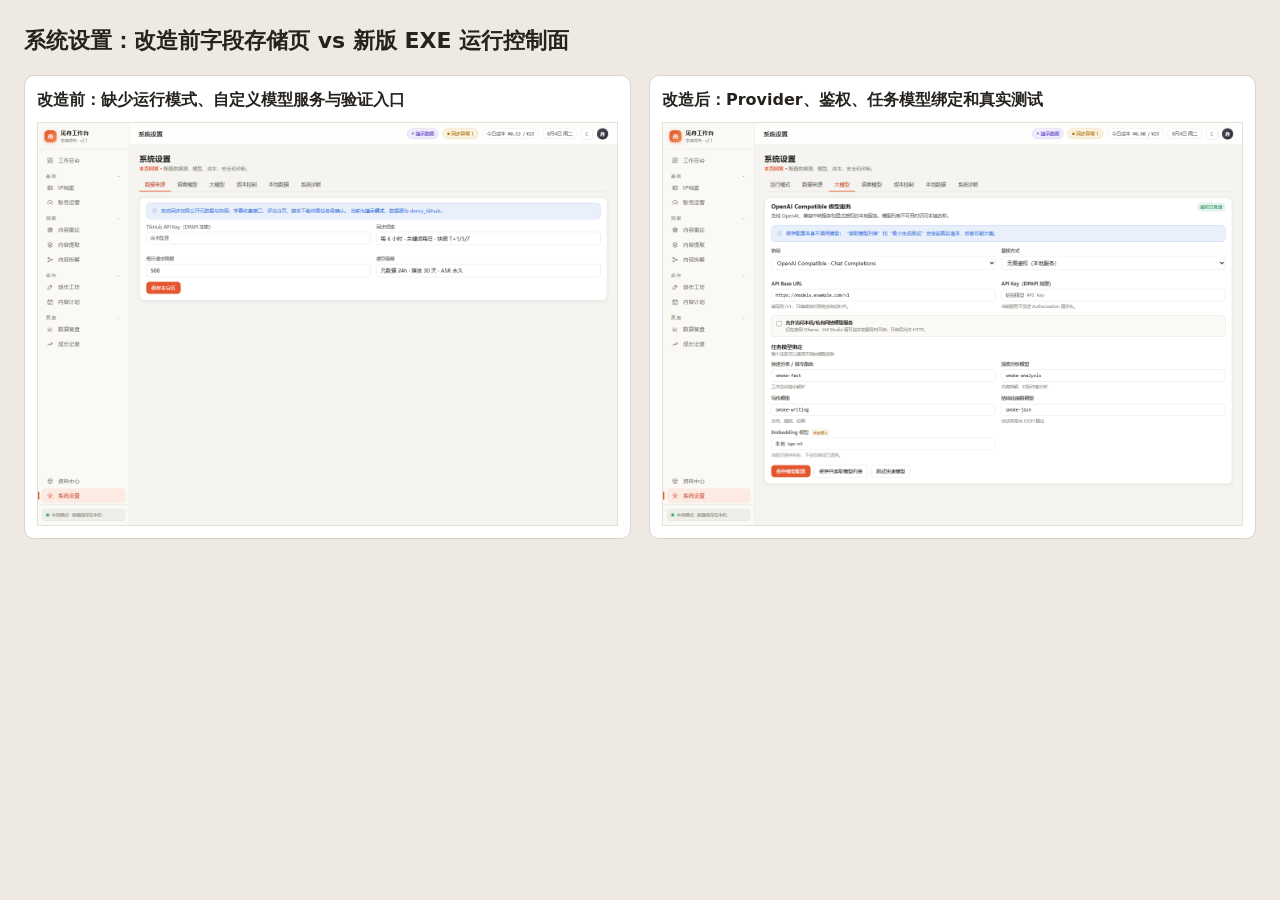
<file: docs/audit/系统设置模型配置/对比检查.html>
<!doctype html>
<html lang="zh-CN">
<meta charset="utf-8">
<title>系统设置改造前后对比</title>
<style>
  * { box-sizing: border-box; }
  body { margin: 0; padding: 24px; background: #eeeae3; color: #26231f; font: 16px/1.5 system-ui, sans-serif; }
  h1 { margin: 0 0 18px; font-size: 22px; }
  main { display: grid; grid-template-columns: 1fr 1fr; gap: 18px; }
  figure { margin: 0; padding: 12px; background: white; border: 1px solid #d9d3ca; border-radius: 10px; }
  figcaption { margin-bottom: 10px; font-weight: 700; }
  img { display: block; width: 100%; height: auto; border: 1px solid #e5e0d8; }
</style>
<h1>系统设置：改造前字段存储页 vs 新版 EXE 运行控制面</h1>
<main>
  <figure><figcaption>改造前：缺少运行模式、自定义模型服务与验证入口</figcaption><img src="01-改造前-数据来源设置.png"></figure>
  <figure><figcaption>改造后：Provider、鉴权、任务模型绑定和真实测试</figcaption><img src="05-新版EXE-大模型配置.png"></figure>
</main>
</html>
</file>
